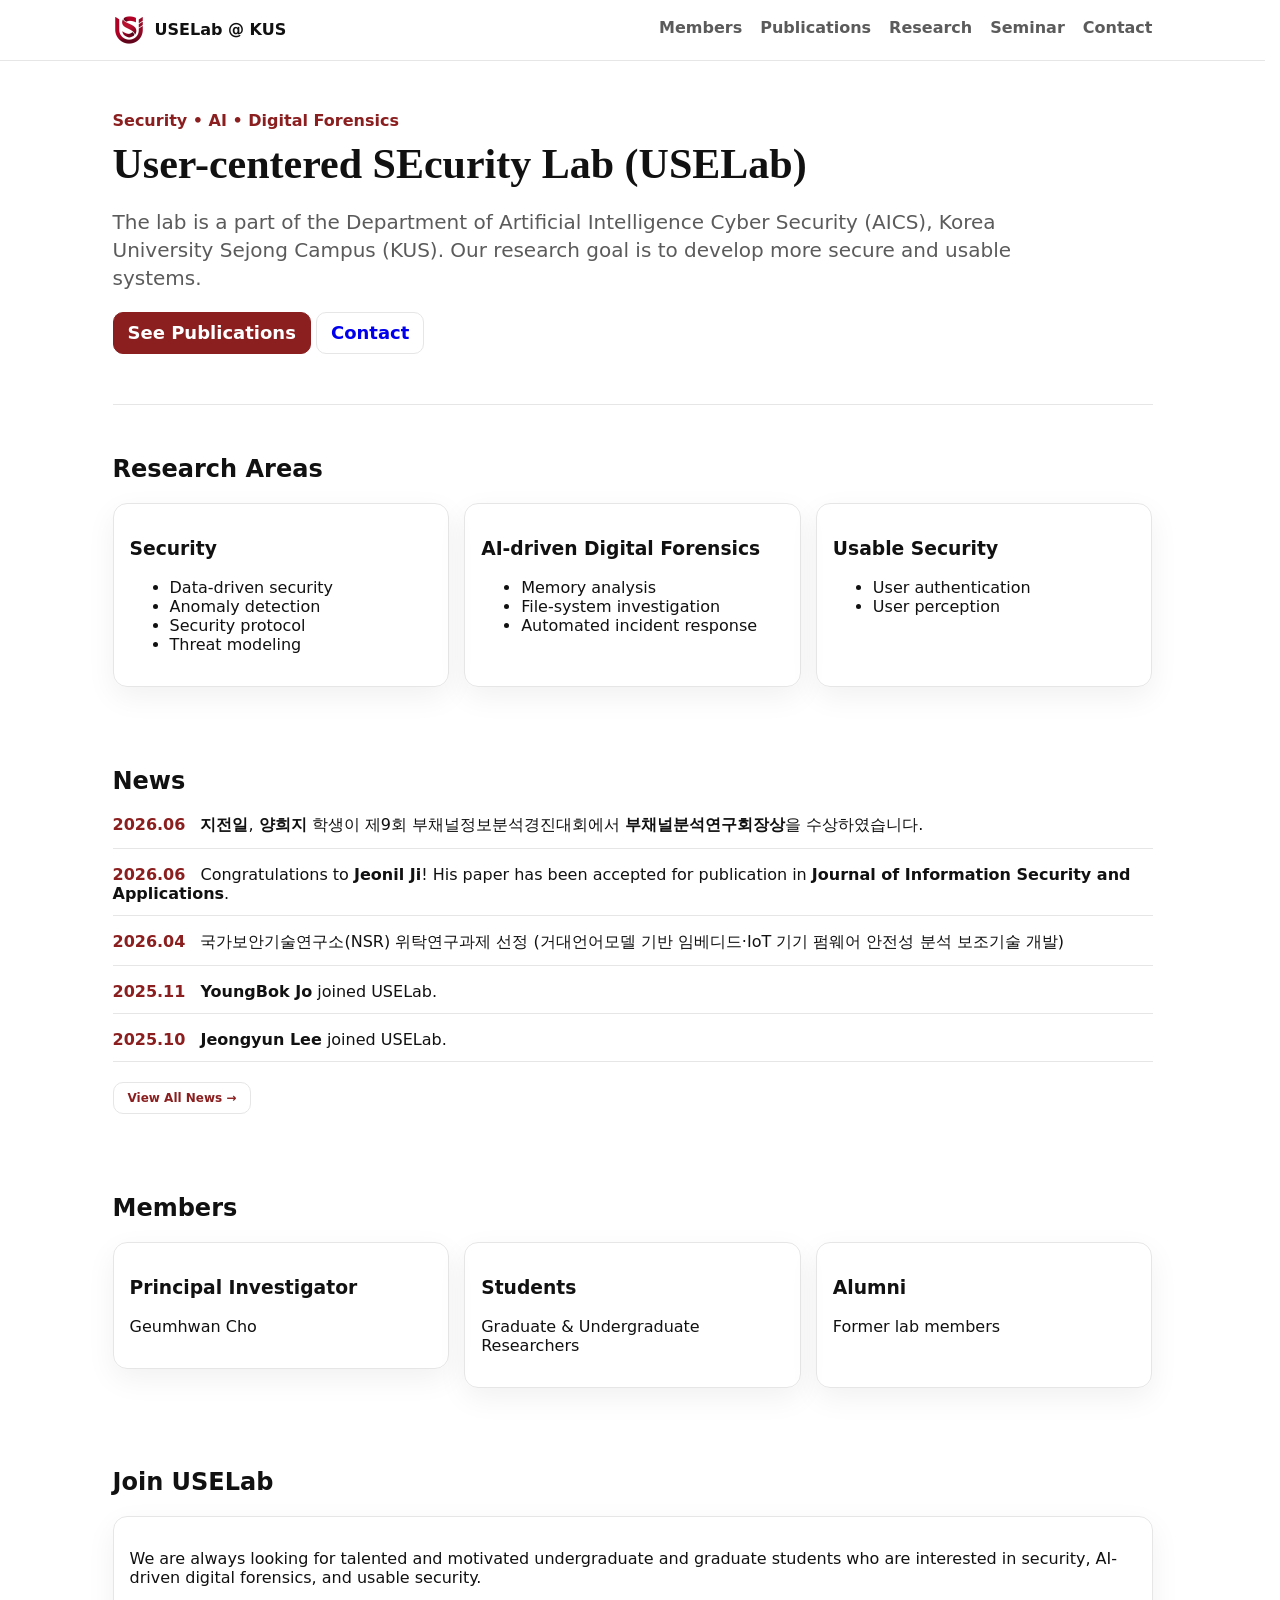
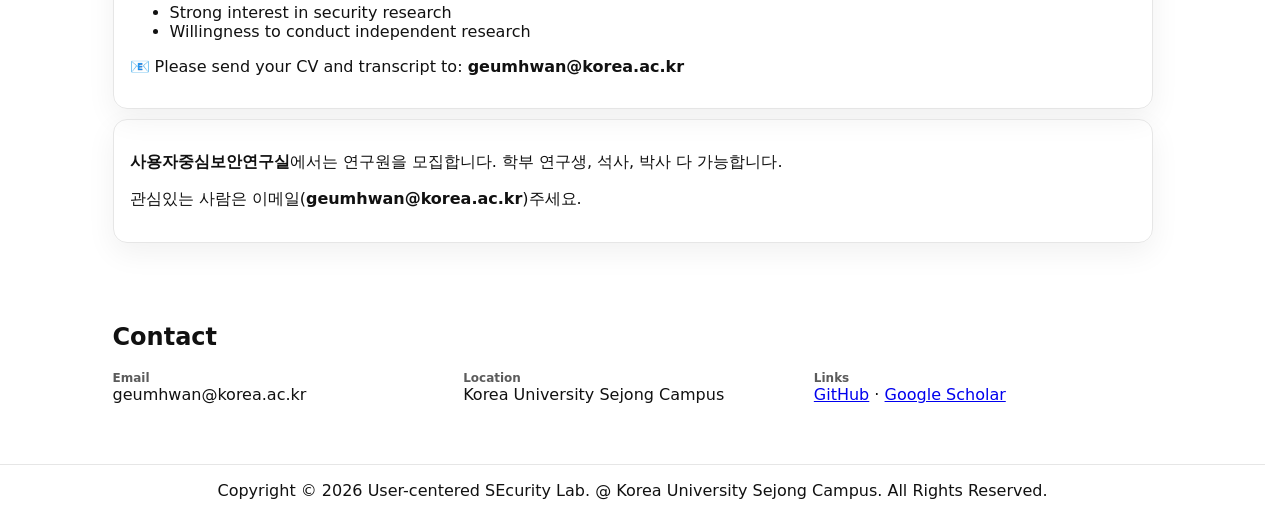
<file: index.html>
<!DOCTYPE html>
<html lang="en" data-theme="stanford">
<head>
  <meta charset="UTF-8" />
  <meta name="viewport" content="width=device-width, initial-scale=1"/>
  <title>USELab — Security Research Lab</title>
  <link rel="stylesheet" href="style.css" />
  <link rel="icon" href="assets/USE_logo_white.png" type="image/png" />
</head>
<body>

  <!-- HEADER -->
  <header class="site-header">
    <div class="container header-row">
      <a class="brand" href="index.html">
        <img src="assets/USE_logo_crimson.png" alt="USELab logo" class="brand-logo" />
        <span>USELab @ KUS</span>
      </a>

      <nav class="nav">
        <a href="members.html">Members</a>
        <a href="publications.html">Publications</a>
        <a href="research.html">Research</a>
        <a href="seminars.html">Seminar</a>
        <a href="contact.html">Contact</a>
      </nav>
    </div>
  </header>

  <main class="container">

    <!-- HERO -->
    <section class="hero">
      <div class="kicker">Security • AI • Digital Forensics</div>
      <h1>User-centered SEcurity Lab (USELab)</h1>
      <p class="lead">
        The lab is a part of the Department of Artificial Intelligence Cyber Security (AICS),
        Korea University Sejong Campus (KUS). Our research goal is to develop more secure and usable systems.
      </p>

      <div class="cta-row">
        <a class="btn primary" href="publications.html">See Publications</a>
        <!-- <a class="btn" href="#contact">Join / Contact</a> -->
        <!-- <a class="btn" href="join.html">Join</a> -->
        <a class="btn" href="contact.html">Contact</a>
      </div>
    </section>

    <!-- RESEARCH -->
    <section id="research" class="section">
      <h2>Research Areas</h2>

      <div class="grid">

        <div class="card">
          <h3>Security</h3>
          <!-- <p>
            Robust ML, adversarial defense, model behavior analysis,
            and secure deployment pipelines.
          </p> -->
          <ul style="margin-top: 12px;">
            <li>Data-driven security</li>
            <li>Anomaly detection</li>
            <li>Security protocol</li>
            <li>Threat modeling</li>
          </ul>
        </div>

        <div class="card">
          <h3>AI-driven Digital Forensics</h3>
          <!-- <p>
            Memory analysis, file-system investigation,
            and automated incident response.
          </p> -->
          <ul style="margin-top: 12px;">
            <li>Memory analysis</li>
            <li>File-system investigation</li>
            <li>Automated incident response</li>
          </ul>
        </div>

        <div class="card">
          <h3>Usable Security</h3>
          <!-- <p>
            Designing authentication systems and defenses that
            users can adopt and trust.
          </p> -->
          <ul style="margin-top: 12px;">
            <li>User authentication</li>
            <li>User perception</li>
          </ul>
        </div>

      </div>
    </section>

    <!-- <section id="publications" class="section"> 
      <h2>Selected Publications</h2> 
      
      <ul class="list"> 
        <li> <span class="tag">2025</span> Paper title — Venue</li> 
        <li><span class="tag">2024</span> Paper title — Venue</li> 
        <li><span class="tag">2023</span> Paper title — Venue</li>
      </ul> 
      <p class="muted">Tip: 나중에 Google Scholar 링크/DBLP 링크도 여기에 붙이면 “학술 사이트” 느낌 확 살아요.</p> 
    </section>     -->


    <!-- ======================
         NEWS
    ====================== -->
    <section class="section">
      <h2>News</h2>
    
      <ul class="news-list" id="latest-news"></ul>
    
      <div style="margin-top:20px;">
        <a class="btn-small" href="news.html">View All News →</a>
      </div>
    </section>
    
    <script src="news-data.js"></script>
    <script>
      const latestContainer = document.getElementById("latest-news");
    
      NEWS.slice(0, 5).forEach(item => {
        const li = document.createElement("li");
        li.innerHTML = `
          <span class="news-date">${item.date}</span>
          <span class="news-title">${item.title}</span>
        `;
        latestContainer.appendChild(li);
      });
    </script>


    
    <!-- MEMBERS -->
    <section id="members" class="section">
      <h2>Members</h2>

      <div class="grid">
        <a href="members/cho.html" class="member-card-link">
          <div class="card">
            <h3>Principal Investigator</h3>
            <p>Geumhwan Cho</p>
          </div>
        </a>

        <a href="members.html" class="member-card-link">
          <div class="card">
            <h3>Students</h3>
            <p>Graduate & Undergraduate Researchers</p>
          </div>
        </a>
        
        <div class="card">
          <h3>Alumni</h3>
          <p>Former lab members</p>
        </div>
      </div>
    </section>

    <!-- JOIN / RECRUITMENT -->
    <section id="join" class="section">
      <h2>Join USELab</h2>

      <div class="card" style="margin-top: 10px;">
        <p>
          We are always looking for talented and motivated undergraduate and graduate students
          who are interested in security, AI-driven digital forensics, and usable security.
        </p>

        <ul style="margin-top: 12px;">
          <li>Strong interest in security research</li>
          <li>Willingness to conduct independent research</li>
        </ul>

        <p style="margin-top: 14px;">
          📧 Please send your CV and transcript to:
          <strong>geumhwan@korea.ac.kr</strong>
        </p>
     
      </div>

      <div class="card" style="margin-top: 10px;">

        <p>
          <strong>사용자중심보안연구실</strong>에서는 연구원을 모집합니다. 학부 연구생, 석사, 박사 다 가능합니다.
        </p>
        <p>
          관심있는 사람은 이메일(<strong>geumhwan@korea.ac.kr</strong>)주세요.
        </p>
      
      </div>
  
    </section>

    
    <!-- CONTACT -->
    <section id="contact" class="section">
      <h2>Contact</h2>

      <div class="contact">
        <div>
          <div class="label">Email</div>
          <div>geumhwan@korea.ac.kr</div>
        </div>

        <div>
          <div class="label">Location</div>
          <div>Korea University Sejong Campus</div>
        </div>

        <div>
          <div class="label">Links</div>
          <div>
            <a href="https://github.com/uselab-kus/">GitHub</a> ·
            <a href="https://scholar.google.com/citations?user=rWU956cAAAAJ&hl=ko&oi=ao">Google Scholar</a>
          </div>
        </div>
      </div>
    </section>

  </main>

  <footer class="site-footer">
    <div class="container footer-row">
      <div style="width: 100%; text-align: center;">Copyright © <span id="y"></span> User-centered SEcurity Lab. @ Korea University Sejong Campus. All Rights Reserved.</div>
    </div>
  </footer>

  <script>
    document.getElementById("y").textContent = new Date().getFullYear();
  </script>

</body>
</html>
</file>
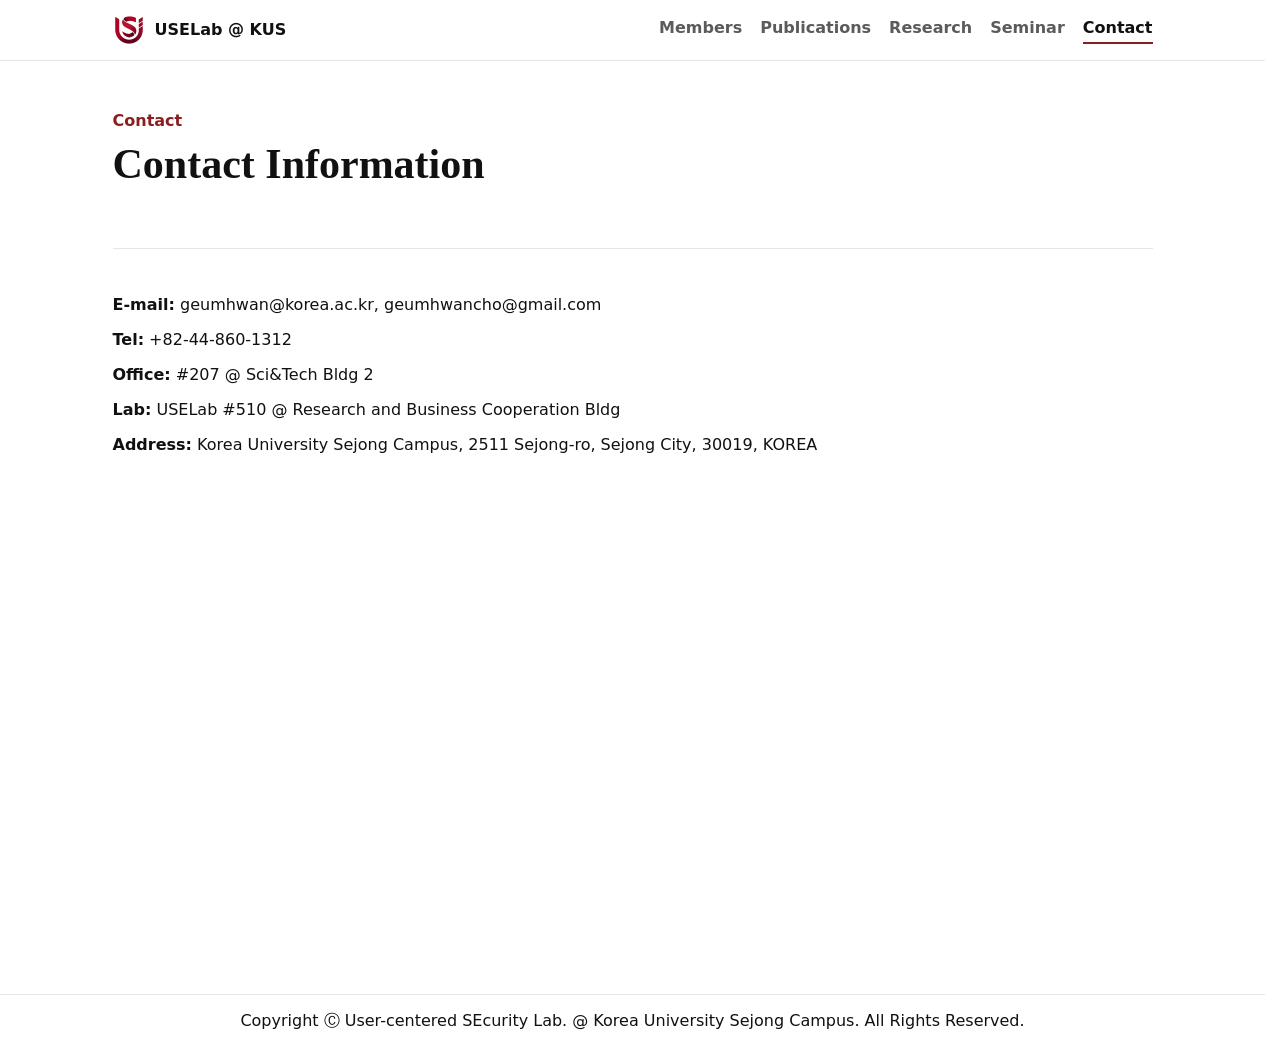
<file: contact.html>
<!DOCTYPE html>
<html lang="en" data-theme="stanford">
<head>
  <meta charset="UTF-8" />
  <meta name="viewport" content="width=device-width, initial-scale=1"/>
  <title>USELab — Contact</title>
  <link rel="stylesheet" href="style.css" />
</head>
<body>

<header class="site-header">
  <div class="container header-row">
    <a class="brand" href="index.html">
      <img src="assets/USE_logo_crimson.png" alt="USELab logo" class="brand-logo" />
      <span>USELab @ KUS</span>
    </a>

    <nav class="nav">
      <a href="members.html">Members</a>
      <a href="publications.html">Publications</a>
      <a href="research.html">Research</a>
      <a href="seminars.html">Seminar</a>
      <a href="contact.html" class="active">Contact</a>
    </nav>
  </div>
</header>

<main class="container">

  <section class="hero">
    <div class="kicker">Contact</div>
    <h1>Contact Information</h1>
  </section>

  <section class="section">
    <p><strong>E-mail:</strong> geumhwan@korea.ac.kr, geumhwancho@gmail.com</p>
    <p><strong>Tel:</strong> +82-44-860-1312</p>
    <p><strong>Office:</strong> #207 @ Sci&Tech Bldg 2</p>
    <p><strong>Lab:</strong> USELab #510 @ Research and Business Cooperation Bldg</p>
    <p><strong>Address:</strong> Korea University Sejong Campus,
      2511 Sejong-ro, Sejong City, 30019, KOREA
    </p>
  </section>

  <section class="section">
    <iframe
      src="https://www.google.com/maps?q=36.6109,127.2879&hl=en&z=16&output=embed"
      width="100%"
      height="400"
      style="border:0; border-radius: 12px;"
      allowfullscreen=""
      loading="lazy">
    </iframe>
  </section>

</main>

<footer class="site-footer">
  <div class="container footer-row">
    <div style="width: 100%; text-align: center;">Copyright Ⓒ User-centered SEcurity Lab. @ Korea University Sejong Campus. All Rights Reserved.</div>
  </div>
</footer>

<script>
  document.getElementById("y").textContent = new Date().getFullYear();
</script>

</body>
</html>
</file>
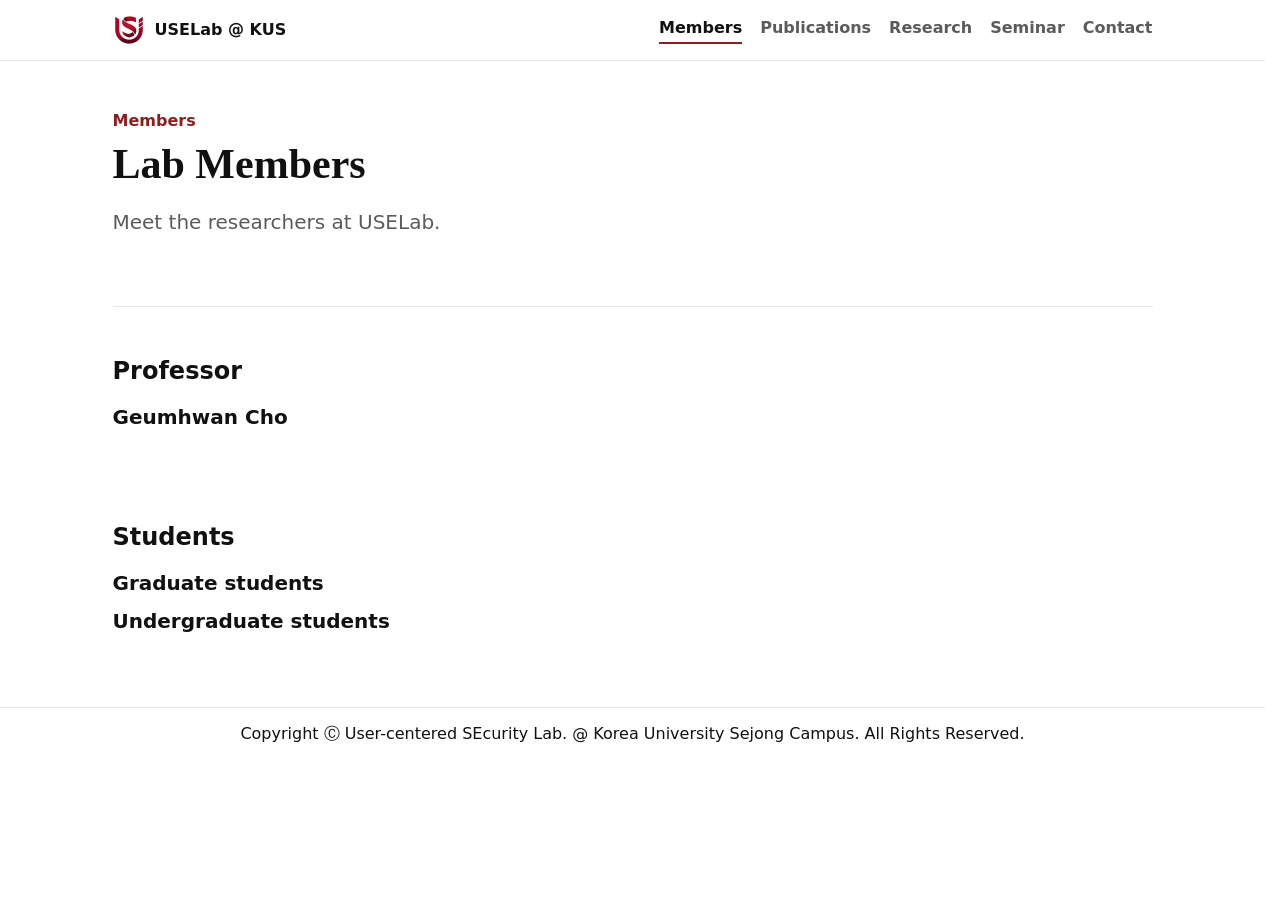
<file: members.html>
<!DOCTYPE html>
<html lang="en" data-theme="stanford">
<head>
  <meta charset="UTF-8">
  <meta name="viewport" content="width=device-width, initial-scale=1">
  <title>USELab — Members</title>
  <link rel="stylesheet" href="style.css">
</head>
<body>

<header class="site-header">
  <div class="container header-row">
    <a class="brand" href="index.html">
      <img src="assets/USE_logo_crimson.png" alt="USELab logo" class="brand-logo" />
      <span>USELab @ KUS</span>
    </a>
    <nav class="nav">
      <a class="active" href="members.html">Members</a>
      <a href="publications.html">Publications</a>
      <a href="research.html">Research</a>
      <a href="seminars.html">Seminar</a>
      <a href="contact.html">Contact</a>
    </nav>
  </div>
</header>

<main class="container">

<section class="hero">
  <div class="kicker">Members</div>
  <h1>Lab Members</h1>
  <p class="lead">
    Meet the researchers at USELab.
  </p>
</section>

<section class="section">
  <h2>Professor</h2>
  <ul class="member-list">
    <li><a href="members\cho.html">Geumhwan Cho</a></li>
  </ul>
</section>

<section class="section">
  <h2>Students</h2>
  <ul class="member-list">
    <li><a href="members\grad.html">Graduate students</a></li>
    <li><a href="members\undergrad.html">Undergraduate students</a></li>
  </ul>
</section>


</main>

<footer class="site-footer">
  <div class="container footer-row">
    <div style="width: 100%; text-align: center;">Copyright Ⓒ User-centered SEcurity Lab. @ Korea University Sejong Campus. All Rights Reserved.</div>
  </div>
</footer>


<script>
  document.getElementById("y").textContent = new Date().getFullYear();
</script>

</body>
</html>
</file>
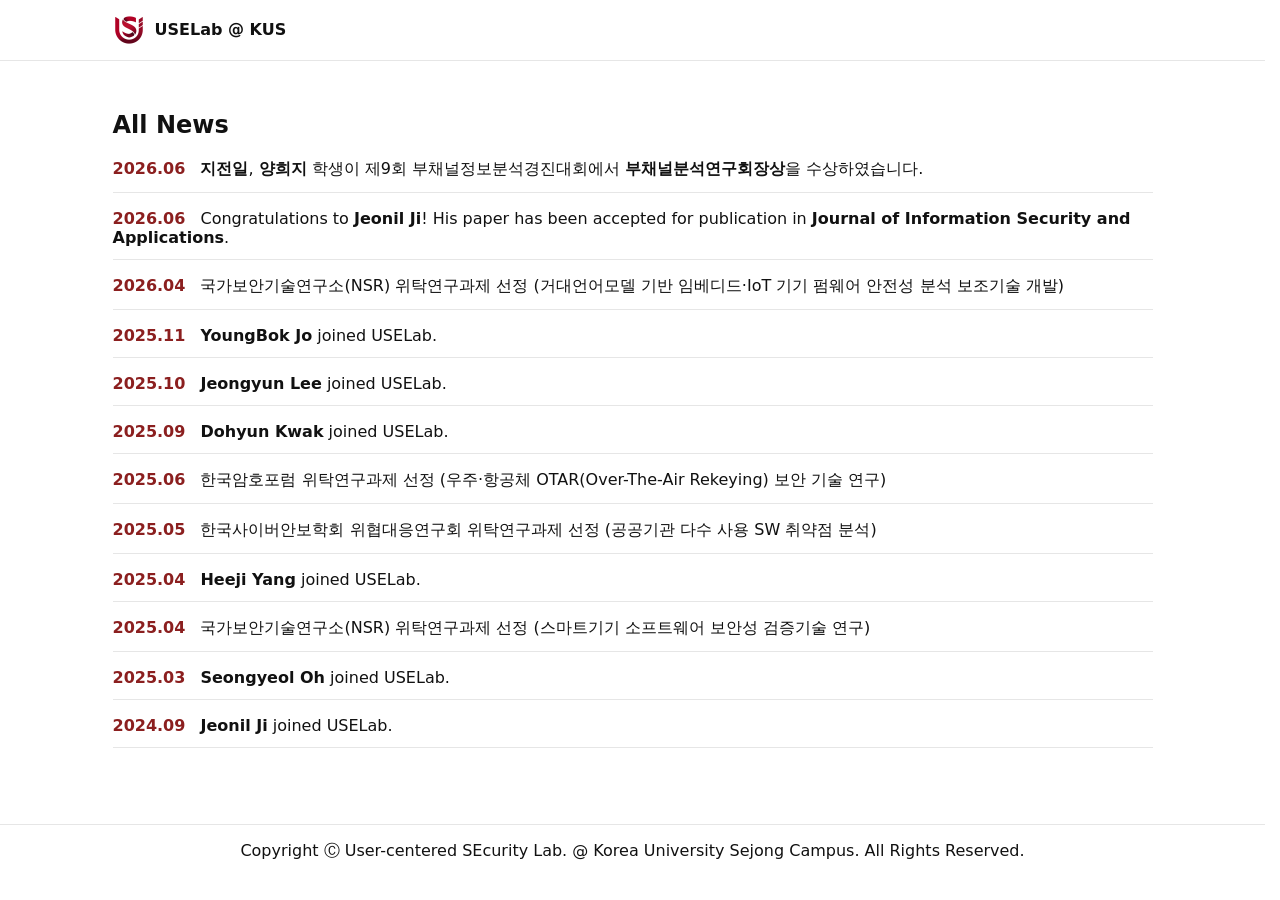
<file: news.html>
<!DOCTYPE html>
<html lang="en" data-theme="stanford">
<head>
  <meta charset="UTF-8">
  <meta name="viewport" content="width=device-width, initial-scale=1">
  <title>USELab — News</title>
  <link rel="stylesheet" href="style.css">
</head>
<body>

<header class="site-header">
  <div class="container header-row">
    <a class="brand" href="index.html">
      <img src="assets/USE_logo_crimson.png" alt="USELab logo" class="brand-logo" />
      <span>USELab @ KUS</span>
    </a>
  </div>
</header>

<main class="container">

<section class="section">
  <h2>All News</h2>

  <ul class="news-list" id="all-news"></ul>
</section>

</main>

<footer class="site-footer">
  <div class="container footer-row">
    <div style="width: 100%; text-align: center;">Copyright Ⓒ User-centered SEcurity Lab. @ Korea University Sejong Campus. All Rights Reserved.</div>
  </div>
</footer>

<script src="news-data.js"></script>
<script>
  const allContainer = document.getElementById("all-news");

  NEWS.forEach(item => {
    const li = document.createElement("li");
    li.innerHTML = `
      <span class="news-date">${item.date}</span>
      <span class="news-title">${item.title}</span>
    `;
    allContainer.appendChild(li);
  });

  document.getElementById("y").textContent = new Date().getFullYear();
</script>

</body>
</html>
</file>
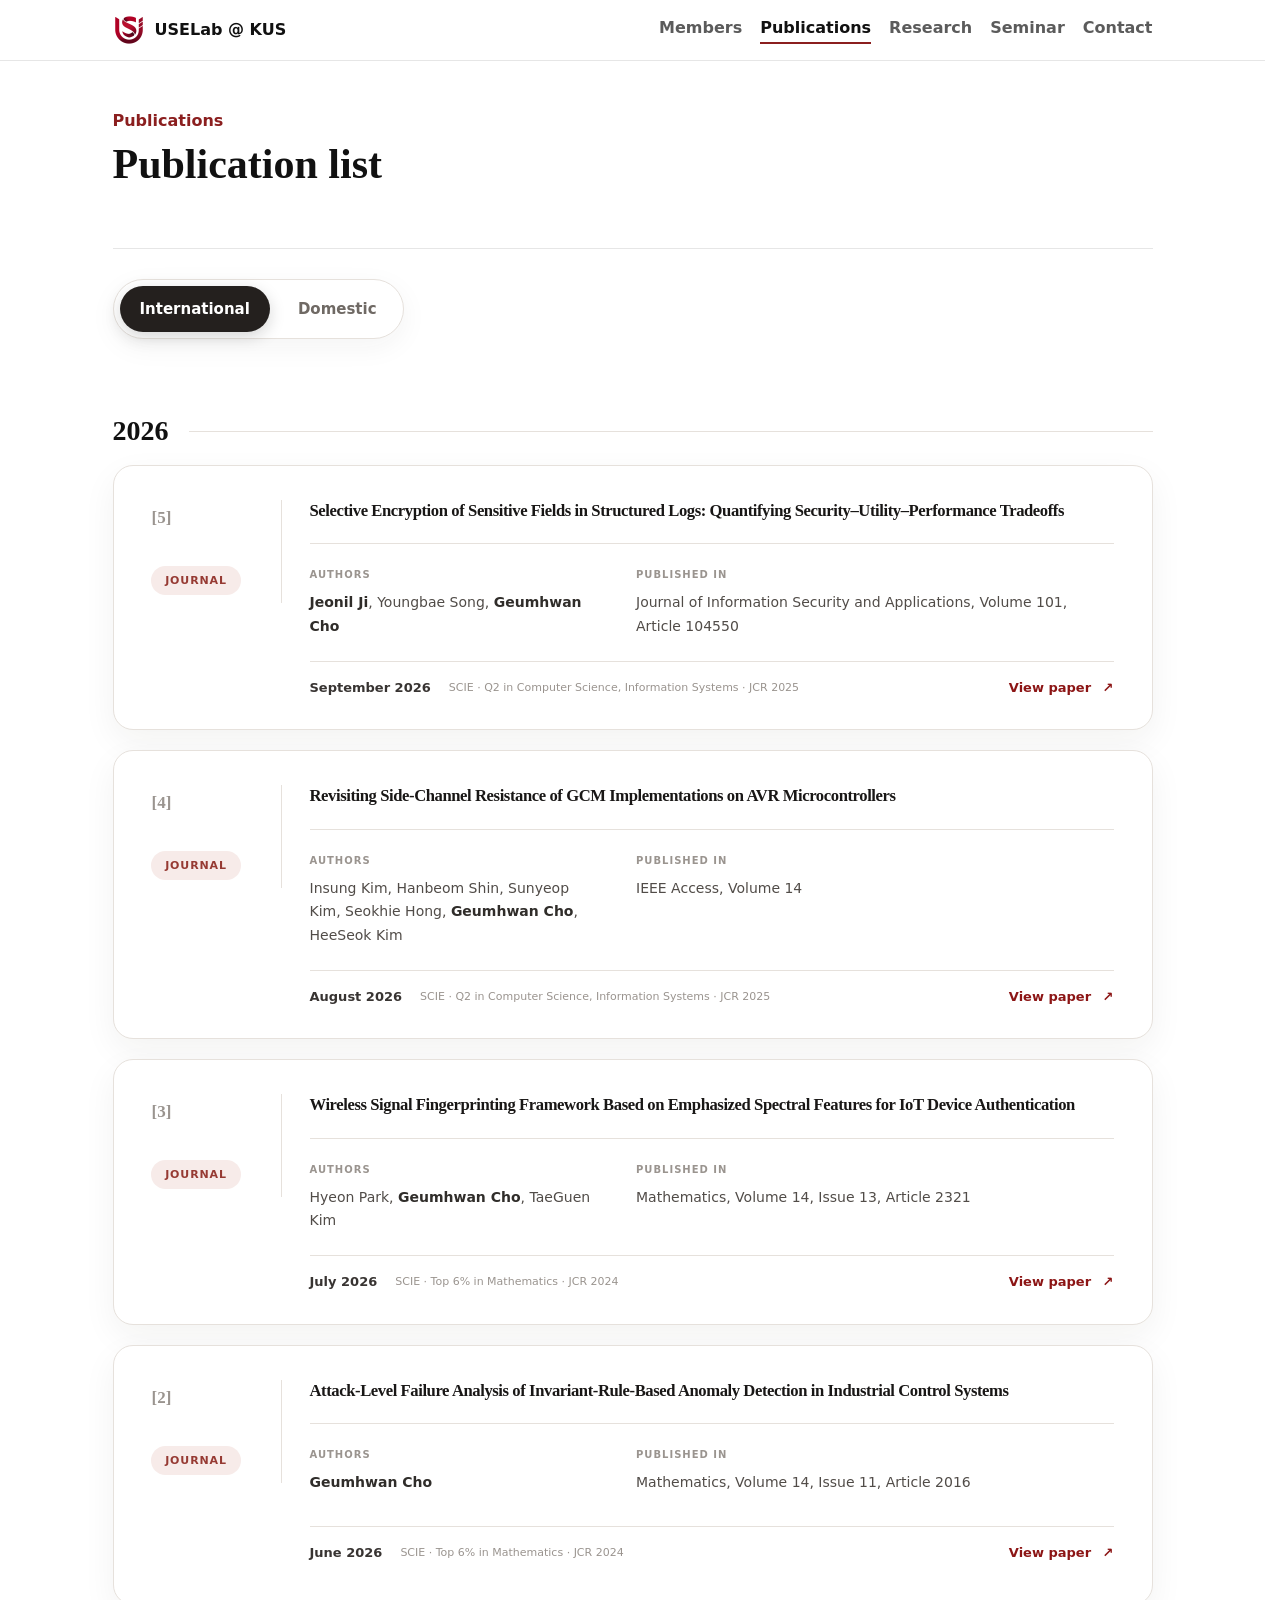
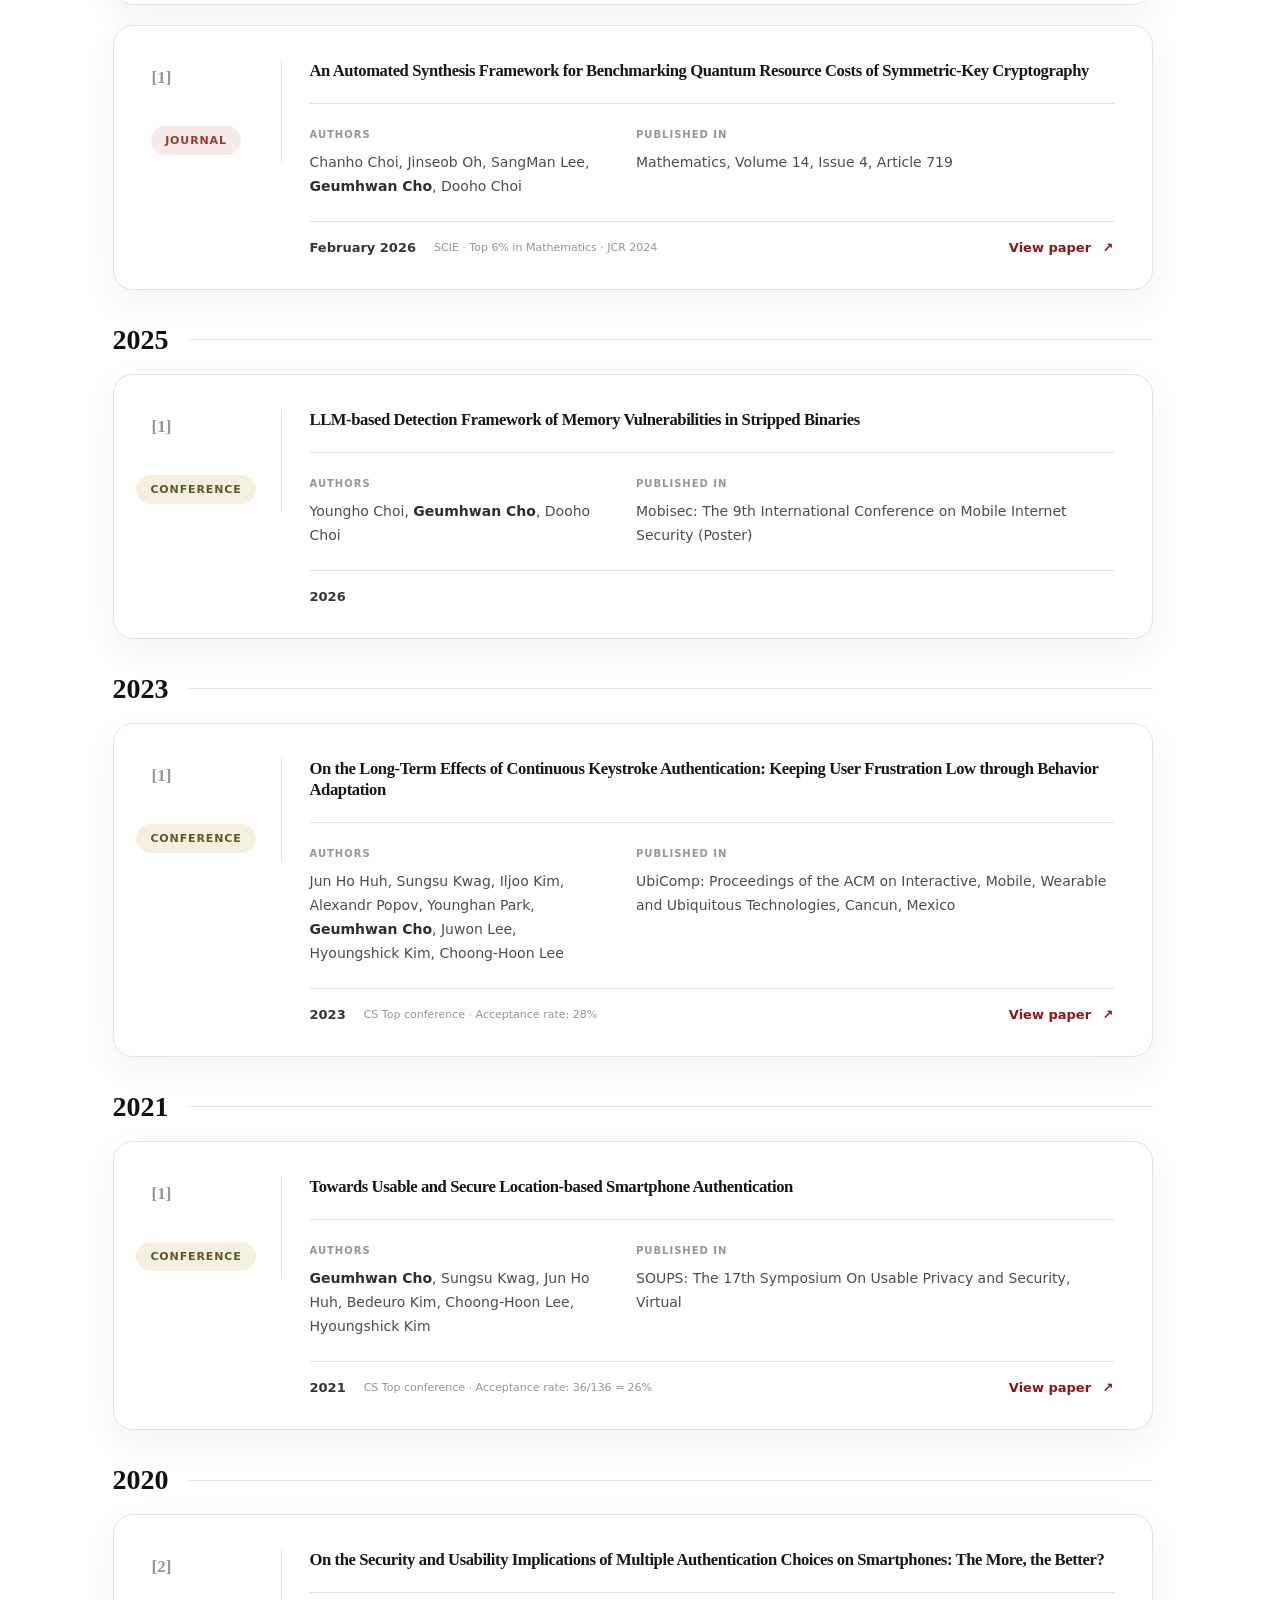
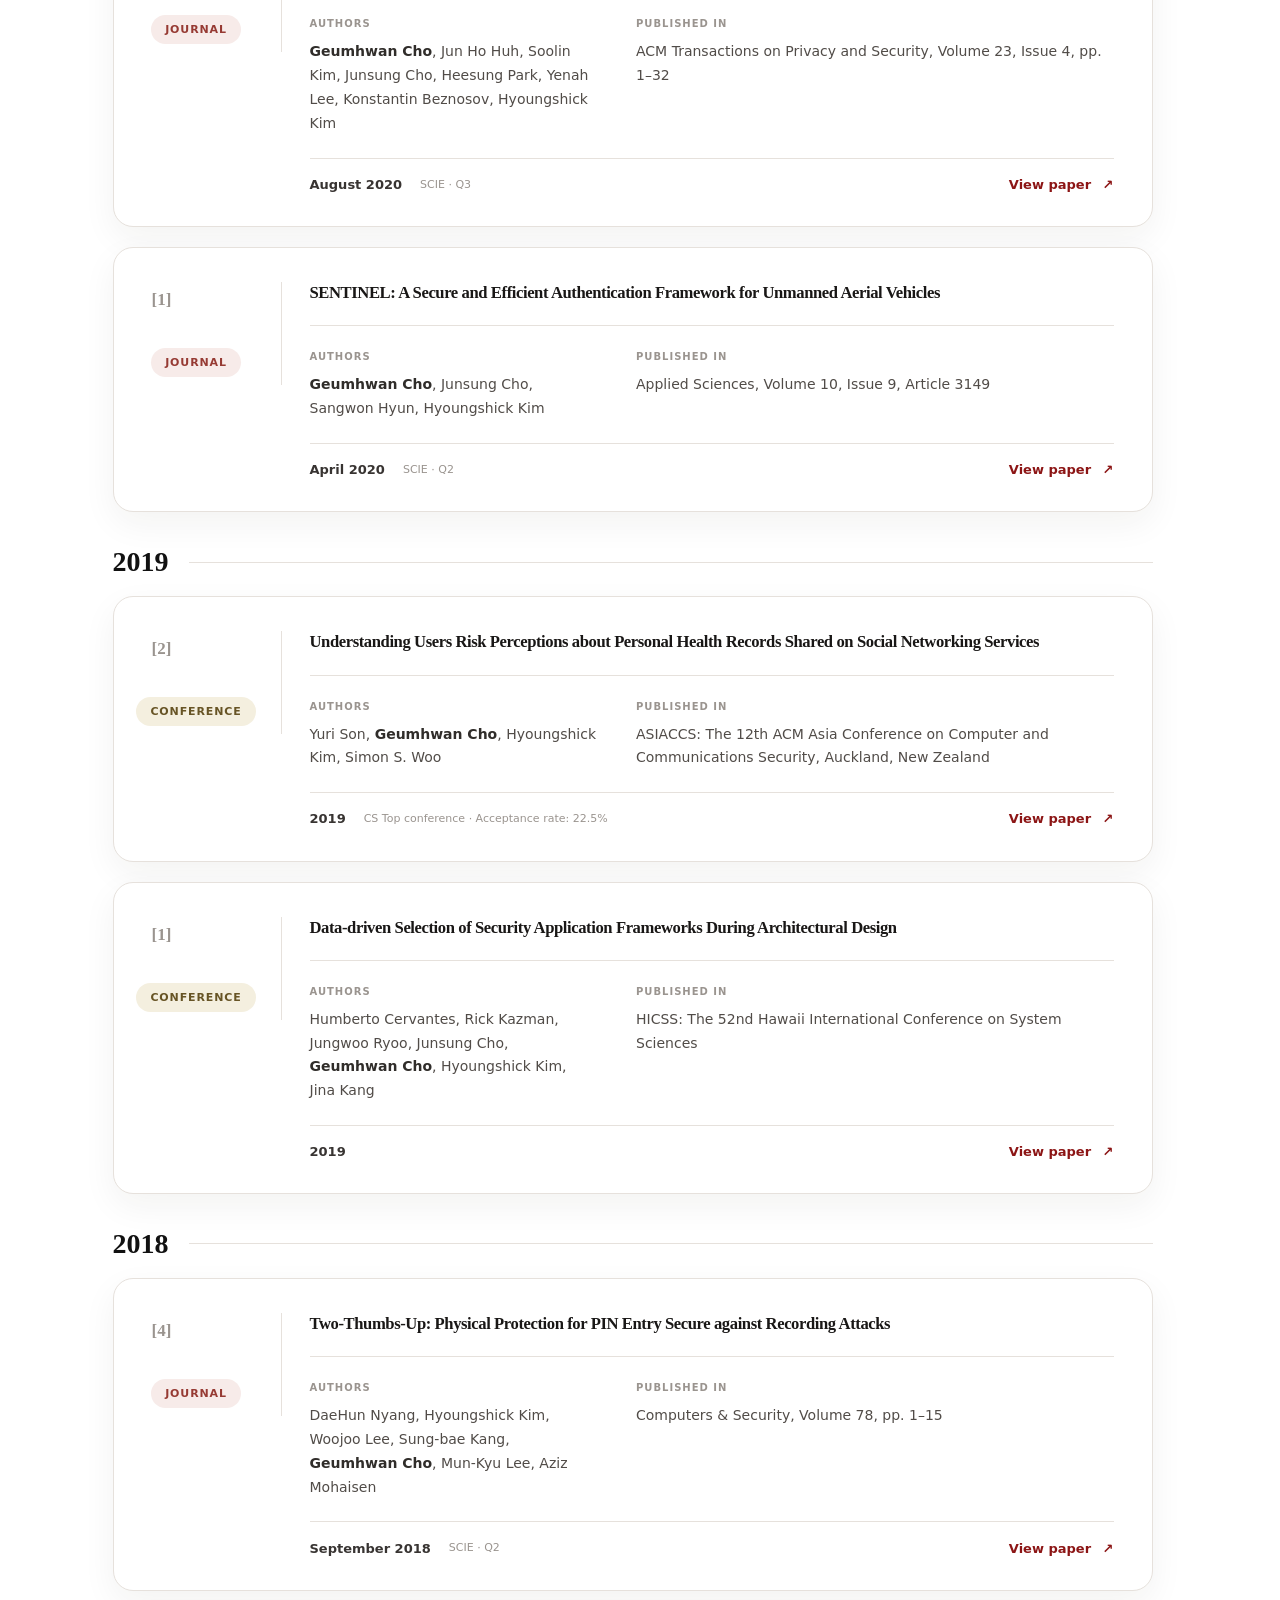
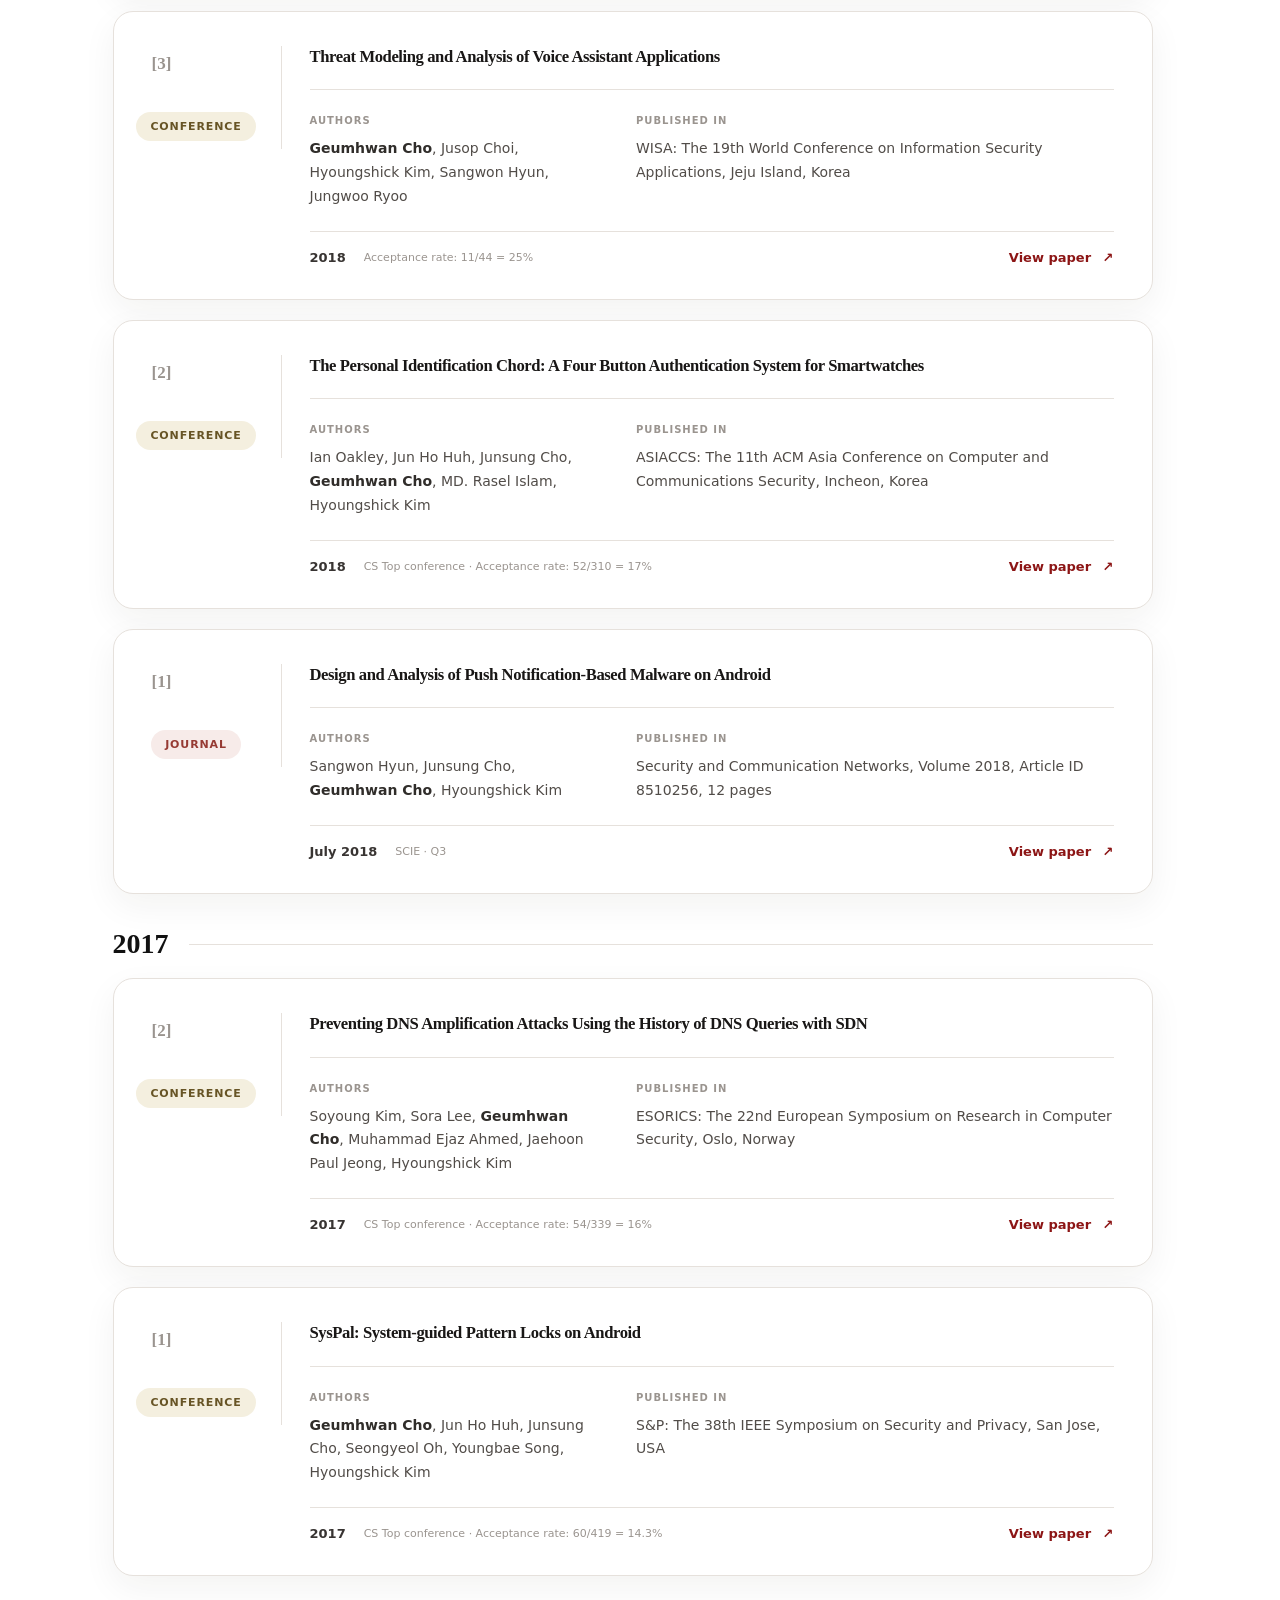
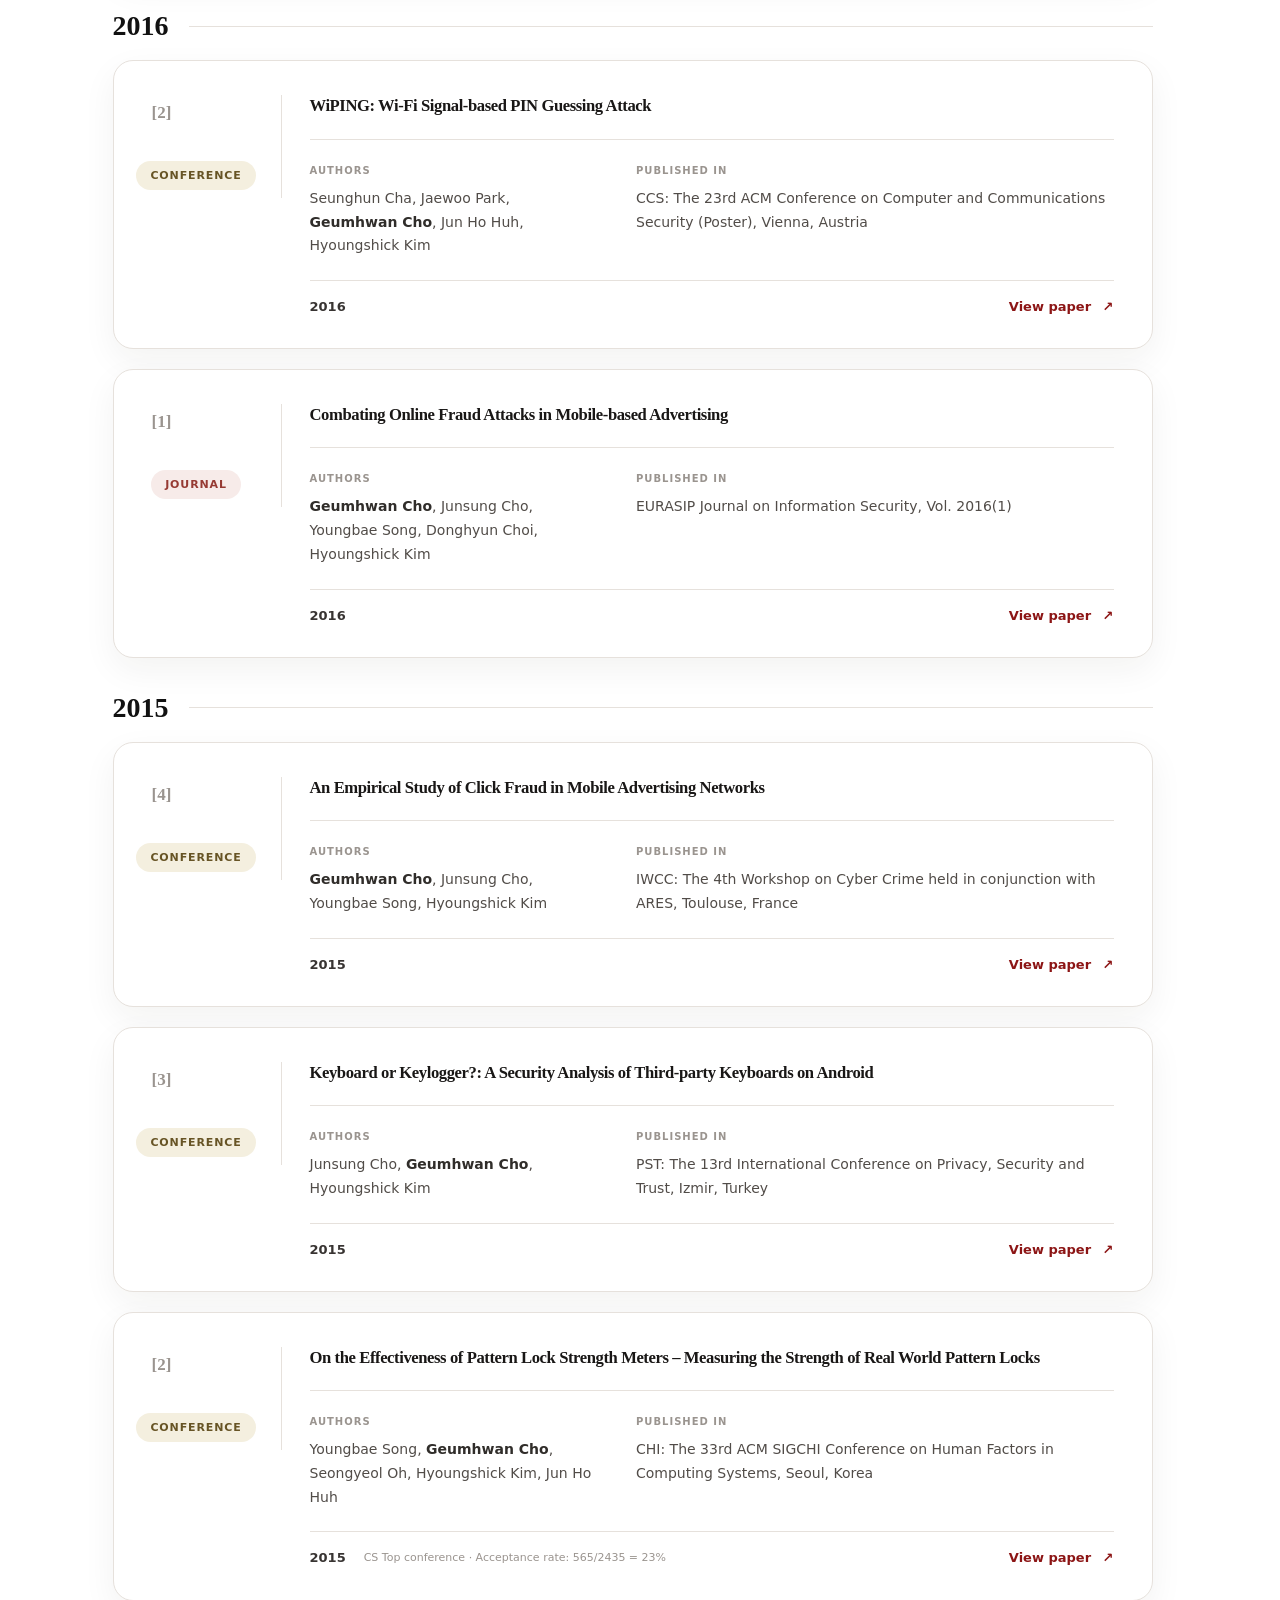
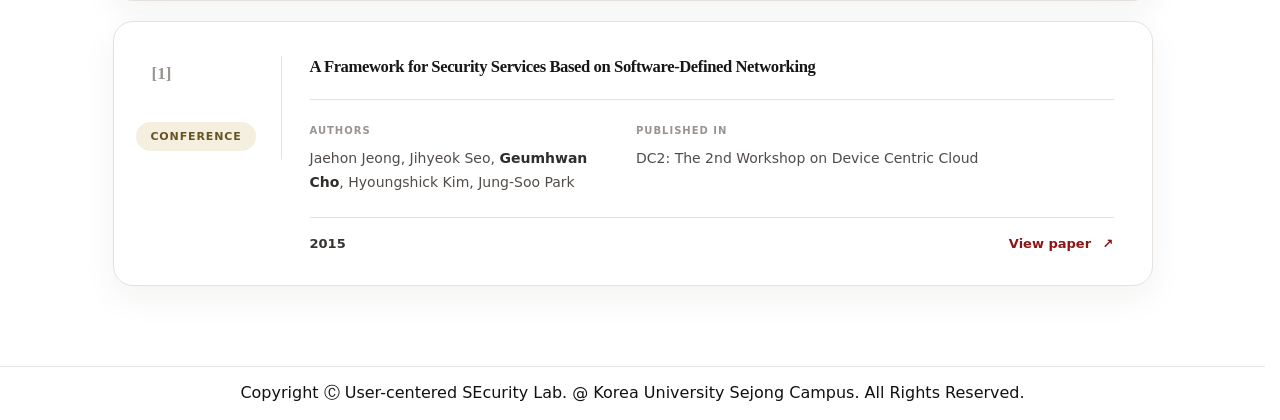
<file: publications.html>
<!DOCTYPE html>
<html lang="en" data-theme="stanford">
<head>
  <meta charset="UTF-8" />
  <meta name="viewport" content="width=device-width, initial-scale=1" />
  <title>USELab — Publications</title>
  <link rel="stylesheet" href="style.css" />

  <style>
    /* =========================================================
       PUBLICATION TABS
    ========================================================= */

    .pub-tabs {
      display: inline-flex;
      gap: 8px;
      margin: 0 0 42px;
      padding: 6px;
      border: 1px solid #e6e1dc;
      border-radius: 999px;
      background: #fff;
      box-shadow: 0 8px 28px rgba(42, 34, 31, 0.05);
    }

    .pub-tab {
      display: inline-flex;
      min-height: 46px;
      padding: 0 20px;
      align-items: center;
      border: 0;
      border-radius: 999px;
      color: #6f6964;
      background: transparent;
      font: inherit;
      font-size: 15px;
      font-weight: 700;
      cursor: pointer;
    }

    .pub-tab[aria-selected="true"] {
      color: #fff;
      background: #24201e;
      box-shadow: 0 5px 16px rgba(20, 18, 17, 0.17);
    }

    .pub-tab:focus-visible {
      outline: 2px solid #8c1515;
      outline-offset: 3px;
    }

    /* =========================================================
       YEAR
    ========================================================= */

    .pub-year {
      display: flex;
      margin: 34px 0 18px;
      align-items: center;
      gap: 20px;
    }

    .pub-year::after {
      content: "";
      height: 1px;
      flex: 1;
      background: #e6e1dc;
    }

    .pub-year[hidden] {
      display: none;
    }

    /* =========================================================
       PUBLICATION LIST / CARD
    ========================================================= */

    .pubs .pub-list {
      margin: 0 0 20px;
      padding: 0;
      list-style: none;
    }

    .pubs .pub-list > li {
      display: grid;
      min-height: 260px;
      padding: 34px 38px;

      grid-template-columns:
        minmax(130px, 8%)
        minmax(0, 1fr);

      grid-template-rows: auto auto;

      grid-template-areas:
        "meta content"
        "meta footer";

      column-gap: 28px;

      border: 1px solid #e6e1dc;
      border-radius: 20px;
      background: #fff;

      box-shadow: 0 12px 34px rgba(37, 28, 24, 0.055);

      transition:
        transform 0.2s ease,
        border-color 0.2s ease,
        box-shadow 0.2s ease;
    }

    .pubs .pub-list > li:hover {
      transform: translateY(-3px);
      border-color: #d8d0ca;
      box-shadow: 0 18px 42px rgba(37, 28, 24, 0.09);
    }

    .pubs .pub-list > li[hidden] {
      display: none;
    }

    /* =========================================================
       LEFT META
    ========================================================= */

    .pub-left {
      grid-area: meta;

      display: flex;
      width: 100%;
      box-sizing: border-box;

      margin: 0;
      padding: 8px 40px 8px 0;

      align-items: center;
      align-content: center;
      flex-direction: column;
      gap: 20px;

      border-right: 1px solid #e6e1dc;
    }

    .pub-no {
      align-self: flex-start;

      margin: 0 0 18px;

      color: #9a948f;

      font-family: Georgia, "Times New Roman", serif;
      font-size: 17px;
      font-weight: 700;
    }

    .pub-type {
      align-self: center;

      width: auto;
      height: auto;

      padding: 9px 14px;

      border-radius: 999px;

      color: #963a33;
      background: #f7ebe9;

      font-size: 11px;
      font-weight: 800;
      line-height: 1;
      letter-spacing: 0.08em;
      text-transform: uppercase;
    }

    .pub-type.is-conference {
      color: #675425;
      background: #f4efdf;
    }

    /* =========================================================
       RIGHT CONTENT
    ========================================================= */

    .pub-content {
      grid-area: content;

      display: flex;
      min-width: 0;

      flex-direction: column;
      justify-content: center;
    }

    .pub-card-title {
      margin: 0;
      padding: 0 0 22px;

      color: #191716;

      font-family: Georgia, "Times New Roman", serif;
      font-size: clamp(16px, 1.3vw, 20px);
      font-weight: 700;
      line-height: 1.28;
      letter-spacing: -0.025em;
    }

    .pub-card-details {
      display: grid;

      padding-top: 22px;

      grid-template-columns:
        minmax(210px, 0.75fr)
        minmax(300px, 1.25fr);

      gap: 40px;

      border-top: 1px solid #e6e1dc;

      color: #514c48;

      font-size: 14px;
      line-height: 1.7;
    }

    .pub-detail-label {
      display: block;

      margin-bottom: 8px;

      color: #9a948f;

      font-size: 10px;
      font-weight: 800;
      letter-spacing: 0.1em;
    }

    .pub-card-authors strong {
      color: #302d2a;
    }

    /* =========================================================
       CARD FOOTER
    ========================================================= */

    .pub-card-link {
      grid-area: footer;

      display: flex;
      min-width: 0;

      margin-top: 22px;
      padding-top: 18px;

      align-items: center;
      gap: 18px;

      border-top: 1px solid #e6e1dc;
    }

    .pub-card-date {
      color: #383432;

      font-size: 13px;
      font-weight: 800;

      white-space: nowrap;
    }

    .pub-card-note {
      color: #9a948f;

      font-size: 11px;
      line-height: 1.4;
    }

    .pub-link {
      display: inline;

      margin-left: auto;
      padding: 0;

      border: 0;

      color: #8c1515;

      text-decoration: none;
      white-space: nowrap;

      font-size: 13px;
      font-weight: 800;
    }

    .pub-link::after {
      content: "↗";
      margin-left: 7px;
    }

    .pub-link:hover {
      text-decoration: underline;
    }

    /* =========================================================
       MOBILE
    ========================================================= */

    @media (max-width: 760px) {
      .pub-tabs {
        display: flex;
      }

      .pub-tab {
        flex: 1;
        justify-content: center;
        padding: 0 14px;
      }

      .pubs .pub-list > li {
        display: block;
        min-height: 0;
        padding: 23px;
      }

      .pub-left {
        width: 100%;

        margin-bottom: 16px;
        padding: 0;

        align-items: center;
        flex-direction: row;

        border-right: 0;
      }

      .pub-no {
        margin: 0 auto 0 0;
      }

      .pub-type {
        align-self: auto;
      }

      .pub-card-title {
        font-size: 23px;
      }

      .pub-card-details {
        grid-template-columns: 1fr;
        gap: 18px;
      }

      .pub-card-link {
        margin-top: 20px;
        flex-wrap: wrap;
      }

      .pub-card-note {
        order: 3;
        width: 100%;
      }
    }
  </style>
</head>

<body>

  <!-- =========================================================
       HEADER
  ========================================================= -->

  <header class="site-header">
    <div class="container header-row">

      <a class="brand" href="index.html">
        <img
          src="assets/USE_logo_crimson.png"
          alt="USELab logo"
          class="brand-logo"
        />
        <span>USELab @ KUS</span>
      </a>

      <nav class="nav">
        <a href="members.html">Members</a>
        <a class="active" href="publications.html">Publications</a>
        <a href="research.html">Research</a>
        <a href="seminars.html">Seminar</a>
        <a href="contact.html">Contact</a>
      </nav>

    </div>
  </header>


  <main class="container">

    <!-- =========================================================
         HERO
    ========================================================= -->

    <section class="hero">
      <div class="kicker">Publications</div>
      <h1>Publication list</h1>
    </section>


    <!-- =========================================================
         PUBLICATIONS
    ========================================================= -->

    <section class="section pubs">

      <!-- FILTER -->

      <div
        class="pub-tabs"
        role="tablist"
        aria-label="Publication category"
      >

        <button
          class="pub-tab"
          type="button"
          role="tab"
          aria-selected="true"
          data-filter="INT"
        >
          International
        </button>

        <button
          class="pub-tab"
          type="button"
          role="tab"
          aria-selected="false"
          data-filter="DOM"
        >
          Domestic
        </button>

      </div>


      <!-- =====================================================
           2026
      ====================================================== -->

      <h2 class="pub-year">2026</h2>


      <!-- 2026 / INT / Journal -->

      <ul class="pub-list">
        <li data-region="INT">

          <div class="pub-left">
            <span class="pub-no"></span>
            <span class="pub-type">Journal</span>
          </div>

          <div class="pub-content">

            <h3 class="pub-card-title">
              Selective Encryption of Sensitive Fields in Structured Logs:
              Quantifying Security–Utility–Performance Tradeoffs
            </h3>

            <div class="pub-card-details">

              <div class="pub-card-authors">
                <span class="pub-detail-label">AUTHORS</span>
                <strong>Jeonil Ji</strong>,
                Youngbae Song,
                <strong>Geumhwan Cho</strong>
              </div>

              <div class="pub-card-published">
                <span class="pub-detail-label">PUBLISHED IN</span>
                Journal of Information Security and Applications,
                Volume 101, Article 104550
              </div>

            </div>

          </div>

          <div class="pub-card-link">

            <span class="pub-card-date">
              September 2026
            </span>

            <span class="pub-card-note">
              SCIE · Q2 in Computer Science, Information Systems · JCR 2025
            </span>

            <a
              class="pub-link"
              href="https://www.sciencedirect.com/science/article/pii/S2214212626001808?dgcid=coauthor"
              target="_blank"
              rel="noopener noreferrer"
            >
              View paper
            </a>

          </div>

        </li>
      </ul>


      <!-- 2026 / INT / Journal -->

      <ul class="pub-list">
        <li data-region="INT">

          <div class="pub-left">
            <span class="pub-no"></span>
            <span class="pub-type">Journal</span>
          </div>

          <div class="pub-content">

            <h3 class="pub-card-title">
              Revisiting Side-Channel Resistance of GCM Implementations on AVR Microcontrollers
            </h3>

            <div class="pub-card-details">

              <div class="pub-card-authors">
                <span class="pub-detail-label">AUTHORS</span>
                Insung Kim,
                Hanbeom Shin,
                Sunyeop Kim,
                Seokhie Hong,
                <strong>Geumhwan Cho</strong>,
                HeeSeok Kim
              </div>

              <div class="pub-card-published">
                <span class="pub-detail-label">PUBLISHED IN</span>
                IEEE Access,
                Volume 14
              </div>

            </div>

          </div>

          <div class="pub-card-link">

            <span class="pub-card-date">
              August 2026
            </span>

            <span class="pub-card-note">
              SCIE · Q2 in Computer Science, Information Systems · JCR 2025
            </span>

            <a
              class="pub-link"
              href="https://doi.org/10.1109/ACCESS.2026.3721886"
              target="_blank"
              rel="noopener noreferrer"
            >
              View paper
            </a>

          </div>

        </li>
      </ul>
              
  
      <!-- 2026 / INT / Journal -->

      <ul class="pub-list">
        <li data-region="INT">

          <div class="pub-left">
            <span class="pub-no"></span>
            <span class="pub-type">Journal</span>
          </div>

          <div class="pub-content">

            <h3 class="pub-card-title">
              Wireless Signal Fingerprinting Framework Based on Emphasized
              Spectral Features for IoT Device Authentication
            </h3>

            <div class="pub-card-details">

              <div class="pub-card-authors">
                <span class="pub-detail-label">AUTHORS</span>
                Hyeon Park,
                <strong>Geumhwan Cho</strong>,
                TaeGuen Kim
              </div>

              <div class="pub-card-published">
                <span class="pub-detail-label">PUBLISHED IN</span>
                Mathematics, Volume 14, Issue 13, Article 2321
              </div>

            </div>

          </div>

          <div class="pub-card-link">

            <span class="pub-card-date">
              July 2026
            </span>

            <span class="pub-card-note">
              SCIE · Top 6% in Mathematics · JCR 2024
            </span>

            <a
              class="pub-link"
              href="https://doi.org/10.3390/math14132321"
              target="_blank"
              rel="noopener noreferrer"
            >
              View paper
            </a>

          </div>

        </li>
      </ul>


      <!-- 2026 / INT / Journal -->

      <ul class="pub-list">
        <li data-region="INT">

          <div class="pub-left">
            <span class="pub-no"></span>
            <span class="pub-type">Journal</span>
          </div>

          <div class="pub-content">

            <h3 class="pub-card-title">
              Attack-Level Failure Analysis of Invariant-Rule-Based
              Anomaly Detection in Industrial Control Systems
            </h3>

            <div class="pub-card-details">

              <div class="pub-card-authors">
                <span class="pub-detail-label">AUTHORS</span>
                <strong>Geumhwan Cho</strong>
              </div>

              <div class="pub-card-published">
                <span class="pub-detail-label">PUBLISHED IN</span>
                Mathematics, Volume 14, Issue 11, Article 2016
              </div>

            </div>

          </div>

          <div class="pub-card-link">

            <span class="pub-card-date">
              June 2026
            </span>

            <span class="pub-card-note">
              SCIE · Top 6% in Mathematics · JCR 2024
            </span>

            <a
              class="pub-link"
              href="https://doi.org/10.3390/math14112016"
              target="_blank"
              rel="noopener noreferrer"
            >
              View paper
            </a>

          </div>

        </li>
      </ul>


      <!-- 2026 / DOM / Conference -->

      <ul class="pub-list">
        <li data-region="DOM">

          <div class="pub-left">
            <span class="pub-no"></span>
            <span class="pub-type is-conference">Conference</span>
          </div>

          <div class="pub-content">

            <h3 class="pub-card-title">
              CodeQL 기반 Python-C/C++ 확장 패키지 cross-language
              취약점 탐지 프레임워크
            </h3>

            <div class="pub-card-details">

              <div class="pub-card-authors">
                <span class="pub-detail-label">AUTHORS</span>
                <strong>지전일</strong>,
                <strong>양희지</strong>,
                <strong>조금환</strong>
              </div>

              <div class="pub-card-published">
                <span class="pub-detail-label">PUBLISHED IN</span>
                2026년 한국정보보호학회 하계학술대회 (CISC-S'26)
              </div>

            </div>

          </div>

          <div class="pub-card-link">
            <span class="pub-card-date">
              May 2026
            </span>
          </div>

        </li>
      </ul>


      <!-- 2026 / DOM / Journal -->

      <ul class="pub-list">
        <li data-region="DOM">

          <div class="pub-left">
            <span class="pub-no"></span>
            <span class="pub-type">Journal</span>
          </div>

          <div class="pub-content">

            <h3 class="pub-card-title">
              스트립 바이너리에서 보안 취약점 탐지를 위한 LLM 기반 프레임워크
            </h3>

            <div class="pub-card-details">

              <div class="pub-card-authors">
                <span class="pub-detail-label">AUTHORS</span>
                최영호,
                <strong>조금환</strong>,
                최두호
              </div>

              <div class="pub-card-published">
                <span class="pub-detail-label">PUBLISHED IN</span>
                Journal of The Korea Institute of Information Security &amp;
                Cryptology (한국정보보호학회논문지),
                Vol. 36, No. 1, pp. 127–138
              </div>

            </div>

          </div>

          <div class="pub-card-link">

            <span class="pub-card-date">
              February 2026
            </span>

            <a
              class="pub-link"
              href="https://www.kci.go.kr/kciportal/ci/sereArticleSearch/ciSereArtiView.kci?sereArticleSearchBean.artiId=ART003304302"
              target="_blank"
              rel="noopener noreferrer"
            >
              View paper
            </a>

          </div>

        </li>
      </ul>


      <!-- 2026 / INT / Journal -->

      <ul class="pub-list">
        <li data-region="INT">

          <div class="pub-left">
            <span class="pub-no"></span>
            <span class="pub-type">Journal</span>
          </div>

          <div class="pub-content">

            <h3 class="pub-card-title">
              An Automated Synthesis Framework for Benchmarking Quantum
              Resource Costs of Symmetric-Key Cryptography
            </h3>

            <div class="pub-card-details">

              <div class="pub-card-authors">
                <span class="pub-detail-label">AUTHORS</span>
                Chanho Choi,
                Jinseob Oh,
                SangMan Lee,
                <strong>Geumhwan Cho</strong>,
                Dooho Choi
              </div>

              <div class="pub-card-published">
                <span class="pub-detail-label">PUBLISHED IN</span>
                Mathematics, Volume 14, Issue 4, Article 719
              </div>

            </div>

          </div>

          <div class="pub-card-link">

            <span class="pub-card-date">
              February 2026
            </span>

            <span class="pub-card-note">
              SCIE · Top 6% in Mathematics · JCR 2024
            </span>

            <a
              class="pub-link"
              href="https://doi.org/10.3390/math14040719"
              target="_blank"
              rel="noopener noreferrer"
            >
              View paper
            </a>

          </div>

        </li>
      </ul>


      <!-- =====================================================
           2025
      ====================================================== -->

      <h2 class="pub-year">2025</h2>


      <!-- 2025 / INT / Conference -->

      <ul class="pub-list">
        <li data-region="INT">

          <div class="pub-left">
            <span class="pub-no"></span>
            <span class="pub-type is-conference">Conference</span>
          </div>

          <div class="pub-content">

            <h3 class="pub-card-title">
              LLM-based Detection Framework of Memory Vulnerabilities
              in Stripped Binaries
            </h3>

            <div class="pub-card-details">

              <div class="pub-card-authors">
                <span class="pub-detail-label">AUTHORS</span>
                Youngho Choi,
                <strong>Geumhwan Cho</strong>,
                Dooho Choi
              </div>

              <div class="pub-card-published">
                <span class="pub-detail-label">PUBLISHED IN</span>
                Mobisec: The 9th International Conference on Mobile
                Internet Security (Poster)
              </div>

            </div>

          </div>

          <div class="pub-card-link">
            <span class="pub-card-date">
              2026
            </span>
          </div>

        </li>
      </ul>


      <!-- 2025 / DOM / Journal -->

      <ul class="pub-list">
        <li data-region="DOM">

          <div class="pub-left">
            <span class="pub-no"></span>
            <span class="pub-type">Journal</span>
          </div>

          <div class="pub-content">

            <h3 class="pub-card-title">
              다크웹 CAPTCHA에 대한 CNN 기반 문자 인식 연구
            </h3>

            <div class="pub-card-details">

              <div class="pub-card-authors">
                <span class="pub-detail-label">AUTHORS</span>
                장예진,
                전주혁,
                한지훈,
                김다슬,
                박영진,
                류성욱,
                <strong>조금환</strong>,
                한미란
              </div>

              <div class="pub-card-published">
                <span class="pub-detail-label">PUBLISHED IN</span>
                Journal of The Korea Institute of Information Security &amp;
                Cryptology (한국정보보호학회논문지),
                Vol. 35, No. 6, pp. 1469–1480
              </div>

            </div>

          </div>

          <div class="pub-card-link">

            <span class="pub-card-date">
              December 2025
            </span>

            <a
              class="pub-link"
              href="https://www.kci.go.kr/kciportal/ci/sereArticleSearch/ciSereArtiView.kci?sereArticleSearchBean.artiId=ART003276320"
              target="_blank"
              rel="noopener noreferrer"
            >
              View paper
            </a>

          </div>

        </li>
      </ul>


      <!-- =====================================================
           2024
      ====================================================== -->

      <h2 class="pub-year">2024</h2>


      <!-- 2024 / DOM / Journal -->

      <ul class="pub-list">
        <li data-region="DOM">

          <div class="pub-left">
            <span class="pub-no"></span>
            <span class="pub-type">Journal</span>
          </div>

          <div class="pub-content">

            <h3 class="pub-card-title">
              생성형 AI 기반 난독화 기법 적용 자동화 프레임워크 설계
            </h3>

            <div class="pub-card-details">

              <div class="pub-card-authors">
                <span class="pub-detail-label">AUTHORS</span>
                한지훈,
                박승아,
                하준서,
                이창민,
                정경미,
                한미란,
                김준섭,
                <strong>조금환</strong>
              </div>

              <div class="pub-card-published">
                <span class="pub-detail-label">PUBLISHED IN</span>
                Journal of The Korea Society of Computer and Information
                (한국컴퓨터정보학회논문지),
                Vol. 30, No. 1, pp. 73–85
              </div>

            </div>

          </div>

          <div class="pub-card-link">

            <span class="pub-card-date">
              January 2025
            </span>

            <a
              class="pub-link"
              href="https://www.kci.go.kr/kciportal/ci/sereArticleSearch/ciSereArtiView.kci?sereArticleSearchBean.artiId=ART003169017"
              target="_blank"
              rel="noopener noreferrer"
            >
              View paper
            </a>

          </div>

        </li>
      </ul>


      <!-- =====================================================
           2023
      ====================================================== -->

      <h2 class="pub-year">2023</h2>


      <ul class="pub-list">
        <li data-region="INT">

          <div class="pub-left">
            <span class="pub-no"></span>
            <span class="pub-type is-conference">Conference</span>
          </div>

          <div class="pub-content">

            <h3 class="pub-card-title">
              On the Long-Term Effects of Continuous Keystroke Authentication:
              Keeping User Frustration Low through Behavior Adaptation
            </h3>

            <div class="pub-card-details">

              <div class="pub-card-authors">
                <span class="pub-detail-label">AUTHORS</span>
                Jun Ho Huh,
                Sungsu Kwag,
                Iljoo Kim,
                Alexandr Popov,
                Younghan Park,
                <strong>Geumhwan Cho</strong>,
                Juwon Lee,
                Hyoungshick Kim,
                Choong-Hoon Lee
              </div>

              <div class="pub-card-published">
                <span class="pub-detail-label">PUBLISHED IN</span>
                UbiComp: Proceedings of the ACM on Interactive,
                Mobile, Wearable and Ubiquitous Technologies,
                Cancun, Mexico
              </div>

            </div>

          </div>

          <div class="pub-card-link">

            <span class="pub-card-date">
              2023
            </span>

            <span class="pub-card-note">
              CS Top conference · Acceptance rate: 28%
            </span>

            <a
              class="pub-link"
              href="https://dl.acm.org/doi/10.1145/3596236"
              target="_blank"
              rel="noopener noreferrer"
            >
              View paper
            </a>

          </div>

        </li>
      </ul>


      <!-- =====================================================
           2021
      ====================================================== -->

      <h2 class="pub-year">2021</h2>


      <ul class="pub-list">
        <li data-region="INT">

          <div class="pub-left">
            <span class="pub-no"></span>
            <span class="pub-type is-conference">Conference</span>
          </div>

          <div class="pub-content">

            <h3 class="pub-card-title">
              Towards Usable and Secure Location-based Smartphone Authentication
            </h3>

            <div class="pub-card-details">

              <div class="pub-card-authors">
                <span class="pub-detail-label">AUTHORS</span>
                <strong>Geumhwan Cho</strong>,
                Sungsu Kwag,
                Jun Ho Huh,
                Bedeuro Kim,
                Choong-Hoon Lee,
                Hyoungshick Kim
              </div>

              <div class="pub-card-published">
                <span class="pub-detail-label">PUBLISHED IN</span>
                SOUPS: The 17th Symposium On Usable Privacy and Security,
                Virtual
              </div>

            </div>

          </div>

          <div class="pub-card-link">

            <span class="pub-card-date">
              2021
            </span>

            <span class="pub-card-note">
              CS Top conference · Acceptance rate: 36/136 = 26%
            </span>

            <a
              class="pub-link"
              href="https://www.usenix.org/system/files/soups2021-cho.pdf"
              target="_blank"
              rel="noopener noreferrer"
            >
              View paper
            </a>

          </div>

        </li>
      </ul>


      <!-- =====================================================
           2020
      ====================================================== -->

      <h2 class="pub-year">2020</h2>


      <ul class="pub-list">
        <li data-region="INT">

          <div class="pub-left">
            <span class="pub-no"></span>
            <span class="pub-type">Journal</span>
          </div>

          <div class="pub-content">

            <h3 class="pub-card-title">
              On the Security and Usability Implications of Multiple
              Authentication Choices on Smartphones: The More, the Better?
            </h3>

            <div class="pub-card-details">

              <div class="pub-card-authors">
                <span class="pub-detail-label">AUTHORS</span>
                <strong>Geumhwan Cho</strong>,
                Jun Ho Huh,
                Soolin Kim,
                Junsung Cho,
                Heesung Park,
                Yenah Lee,
                Konstantin Beznosov,
                Hyoungshick Kim
              </div>

              <div class="pub-card-published">
                <span class="pub-detail-label">PUBLISHED IN</span>
                ACM Transactions on Privacy and Security,
                Volume 23, Issue 4, pp. 1–32
              </div>

            </div>

          </div>

          <div class="pub-card-link">

            <span class="pub-card-date">
              August 2020
            </span>

            <span class="pub-card-note">
              SCIE · Q3
            </span>

            <a
              class="pub-link"
              href="https://dl.acm.org/doi/10.1145/3410155"
              target="_blank"
              rel="noopener noreferrer"
            >
              View paper
            </a>

          </div>

        </li>
      </ul>


      <ul class="pub-list">
        <li data-region="INT">

          <div class="pub-left">
            <span class="pub-no"></span>
            <span class="pub-type">Journal</span>
          </div>

          <div class="pub-content">

            <h3 class="pub-card-title">
              SENTINEL: A Secure and Efficient Authentication Framework
              for Unmanned Aerial Vehicles
            </h3>

            <div class="pub-card-details">

              <div class="pub-card-authors">
                <span class="pub-detail-label">AUTHORS</span>
                <strong>Geumhwan Cho</strong>,
                Junsung Cho,
                Sangwon Hyun,
                Hyoungshick Kim
              </div>

              <div class="pub-card-published">
                <span class="pub-detail-label">PUBLISHED IN</span>
                Applied Sciences,
                Volume 10, Issue 9, Article 3149
              </div>

            </div>

          </div>

          <div class="pub-card-link">

            <span class="pub-card-date">
              April 2020
            </span>

            <span class="pub-card-note">
              SCIE · Q2
            </span>

            <a
              class="pub-link"
              href="https://www.mdpi.com/2076-3417/10/9/3149"
              target="_blank"
              rel="noopener noreferrer"
            >
              View paper
            </a>

          </div>

        </li>
      </ul>


      <!-- =====================================================
           2019
      ====================================================== -->

      <h2 class="pub-year">2019</h2>


      <ul class="pub-list">
        <li data-region="INT">

          <div class="pub-left">
            <span class="pub-no"></span>
            <span class="pub-type is-conference">Conference</span>
          </div>

          <div class="pub-content">

            <h3 class="pub-card-title">
              Understanding Users Risk Perceptions about Personal Health
              Records Shared on Social Networking Services
            </h3>

            <div class="pub-card-details">

              <div class="pub-card-authors">
                <span class="pub-detail-label">AUTHORS</span>
                Yuri Son,
                <strong>Geumhwan Cho</strong>,
                Hyoungshick Kim,
                Simon S. Woo
              </div>

              <div class="pub-card-published">
                <span class="pub-detail-label">PUBLISHED IN</span>
                ASIACCS: The 12th ACM Asia Conference on Computer
                and Communications Security,
                Auckland, New Zealand
              </div>

            </div>

          </div>

          <div class="pub-card-link">

            <span class="pub-card-date">
              2019
            </span>

            <span class="pub-card-note">
              CS Top conference · Acceptance rate: 22.5%
            </span>

            <a
              class="pub-link"
              href="https://dl.acm.org/doi/10.1145/3321705.3329838"
              target="_blank"
              rel="noopener noreferrer"
            >
              View paper
            </a>

          </div>

        </li>
      </ul>


      <ul class="pub-list">
        <li data-region="INT">

          <div class="pub-left">
            <span class="pub-no"></span>
            <span class="pub-type is-conference">Conference</span>
          </div>

          <div class="pub-content">

            <h3 class="pub-card-title">
              Data-driven Selection of Security Application Frameworks
              During Architectural Design
            </h3>

            <div class="pub-card-details">

              <div class="pub-card-authors">
                <span class="pub-detail-label">AUTHORS</span>
                Humberto Cervantes,
                Rick Kazman,
                Jungwoo Ryoo,
                Junsung Cho,
                <strong>Geumhwan Cho</strong>,
                Hyoungshick Kim,
                Jina Kang
              </div>

              <div class="pub-card-published">
                <span class="pub-detail-label">PUBLISHED IN</span>
                HICSS: The 52nd Hawaii International Conference
                on System Sciences
              </div>

            </div>

          </div>

          <div class="pub-card-link">

            <span class="pub-card-date">
              2019
            </span>

            <a
              class="pub-link"
              href="https://doi.org/10.24251/HICSS.2019.880"
              target="_blank"
              rel="noopener noreferrer"
            >
              View paper
            </a>

          </div>

        </li>
      </ul>


      <!-- =====================================================
           2018
      ====================================================== -->

      <h2 class="pub-year">2018</h2>


      <ul class="pub-list">
        <li data-region="INT">

          <div class="pub-left">
            <span class="pub-no"></span>
            <span class="pub-type">Journal</span>
          </div>

          <div class="pub-content">

            <h3 class="pub-card-title">
              Two-Thumbs-Up: Physical Protection for PIN Entry Secure
              against Recording Attacks
            </h3>

            <div class="pub-card-details">

              <div class="pub-card-authors">
                <span class="pub-detail-label">AUTHORS</span>
                DaeHun Nyang,
                Hyoungshick Kim,
                Woojoo Lee,
                Sung-bae Kang,
                <strong>Geumhwan Cho</strong>,
                Mun-Kyu Lee,
                Aziz Mohaisen
              </div>

              <div class="pub-card-published">
                <span class="pub-detail-label">PUBLISHED IN</span>
                Computers &amp; Security,
                Volume 78, pp. 1–15
              </div>

            </div>

          </div>

          <div class="pub-card-link">

            <span class="pub-card-date">
              September 2018
            </span>

            <span class="pub-card-note">
              SCIE · Q2
            </span>

            <a
              class="pub-link"
              href="https://doi.org/10.1016/j.cose.2018.05.012"
              target="_blank"
              rel="noopener noreferrer"
            >
              View paper
            </a>

          </div>

        </li>
      </ul>


      <ul class="pub-list">
        <li data-region="INT">

          <div class="pub-left">
            <span class="pub-no"></span>
            <span class="pub-type is-conference">Conference</span>
          </div>

          <div class="pub-content">

            <h3 class="pub-card-title">
              Threat Modeling and Analysis of Voice Assistant Applications
            </h3>

            <div class="pub-card-details">

              <div class="pub-card-authors">
                <span class="pub-detail-label">AUTHORS</span>
                <strong>Geumhwan Cho</strong>,
                Jusop Choi,
                Hyoungshick Kim,
                Sangwon Hyun,
                Jungwoo Ryoo
              </div>

              <div class="pub-card-published">
                <span class="pub-detail-label">PUBLISHED IN</span>
                WISA: The 19th World Conference on Information
                Security Applications,
                Jeju Island, Korea
              </div>

            </div>

          </div>

          <div class="pub-card-link">

            <span class="pub-card-date">
              2018
            </span>

            <span class="pub-card-note">
              Acceptance rate: 11/44 = 25%
            </span>

            <a
              class="pub-link"
              href="https://link.springer.com/chapter/10.1007/978-3-030-17982-3_16"
              target="_blank"
              rel="noopener noreferrer"
            >
              View paper
            </a>

          </div>

        </li>
      </ul>


      <ul class="pub-list">
        <li data-region="INT">

          <div class="pub-left">
            <span class="pub-no"></span>
            <span class="pub-type is-conference">Conference</span>
          </div>

          <div class="pub-content">

            <h3 class="pub-card-title">
              The Personal Identification Chord:
              A Four Button Authentication System for Smartwatches
            </h3>

            <div class="pub-card-details">

              <div class="pub-card-authors">
                <span class="pub-detail-label">AUTHORS</span>
                Ian Oakley,
                Jun Ho Huh,
                Junsung Cho,
                <strong>Geumhwan Cho</strong>,
                MD. Rasel Islam,
                Hyoungshick Kim
              </div>

              <div class="pub-card-published">
                <span class="pub-detail-label">PUBLISHED IN</span>
                ASIACCS: The 11th ACM Asia Conference on Computer
                and Communications Security,
                Incheon, Korea
              </div>

            </div>

          </div>

          <div class="pub-card-link">

            <span class="pub-card-date">
              2018
            </span>

            <span class="pub-card-note">
              CS Top conference · Acceptance rate: 52/310 = 17%
            </span>

            <a
              class="pub-link"
              href="https://dl.acm.org/doi/abs/10.1145/3196494.3196555"
              target="_blank"
              rel="noopener noreferrer"
            >
              View paper
            </a>

          </div>

        </li>
      </ul>


      <ul class="pub-list">
        <li data-region="INT">

          <div class="pub-left">
            <span class="pub-no"></span>
            <span class="pub-type">Journal</span>
          </div>

          <div class="pub-content">

            <h3 class="pub-card-title">
              Design and Analysis of Push Notification-Based Malware on Android
            </h3>

            <div class="pub-card-details">

              <div class="pub-card-authors">
                <span class="pub-detail-label">AUTHORS</span>
                Sangwon Hyun,
                Junsung Cho,
                <strong>Geumhwan Cho</strong>,
                Hyoungshick Kim
              </div>

              <div class="pub-card-published">
                <span class="pub-detail-label">PUBLISHED IN</span>
                Security and Communication Networks,
                Volume 2018,
                Article ID 8510256,
                12 pages
              </div>

            </div>

          </div>

          <div class="pub-card-link">

            <span class="pub-card-date">
              July 2018
            </span>

            <span class="pub-card-note">
              SCIE · Q3
            </span>

            <a
              class="pub-link"
              href="https://doi.org/10.1155/2018/8510256"
              target="_blank"
              rel="noopener noreferrer"
            >
              View paper
            </a>

          </div>

        </li>
      </ul>


      <!-- =====================================================
           2017
      ====================================================== -->

      <h2 class="pub-year">2017</h2>


      <ul class="pub-list">
        <li data-region="INT">

          <div class="pub-left">
            <span class="pub-no"></span>
            <span class="pub-type is-conference">Conference</span>
          </div>

          <div class="pub-content">

            <h3 class="pub-card-title">
              Preventing DNS Amplification Attacks Using the History
              of DNS Queries with SDN
            </h3>

            <div class="pub-card-details">

              <div class="pub-card-authors">
                <span class="pub-detail-label">AUTHORS</span>
                Soyoung Kim,
                Sora Lee,
                <strong>Geumhwan Cho</strong>,
                Muhammad Ejaz Ahmed,
                Jaehoon Paul Jeong,
                Hyoungshick Kim
              </div>

              <div class="pub-card-published">
                <span class="pub-detail-label">PUBLISHED IN</span>
                ESORICS: The 22nd European Symposium on Research
                in Computer Security,
                Oslo, Norway
              </div>

            </div>

          </div>

          <div class="pub-card-link">

            <span class="pub-card-date">
              2017
            </span>

            <span class="pub-card-note">
              CS Top conference · Acceptance rate: 54/339 = 16%
            </span>

            <a
              class="pub-link"
              href="https://link.springer.com/chapter/10.1007/978-3-319-66399-9_8"
              target="_blank"
              rel="noopener noreferrer"
            >
              View paper
            </a>

          </div>

        </li>
      </ul>


      <ul class="pub-list">
        <li data-region="INT">

          <div class="pub-left">
            <span class="pub-no"></span>
            <span class="pub-type is-conference">Conference</span>
          </div>

          <div class="pub-content">

            <h3 class="pub-card-title">
              SysPal: System-guided Pattern Locks on Android
            </h3>

            <div class="pub-card-details">

              <div class="pub-card-authors">
                <span class="pub-detail-label">AUTHORS</span>
                <strong>Geumhwan Cho</strong>,
                Jun Ho Huh,
                Junsung Cho,
                Seongyeol Oh,
                Youngbae Song,
                Hyoungshick Kim
              </div>

              <div class="pub-card-published">
                <span class="pub-detail-label">PUBLISHED IN</span>
                S&amp;P: The 38th IEEE Symposium on Security and Privacy,
                San Jose, USA
              </div>

            </div>

          </div>

          <div class="pub-card-link">

            <span class="pub-card-date">
              2017
            </span>

            <span class="pub-card-note">
              CS Top conference · Acceptance rate: 60/419 = 14.3%
            </span>

            <a
              class="pub-link"
              href="https://ieeexplore.ieee.org/document/7958586"
              target="_blank"
              rel="noopener noreferrer"
            >
              View paper
            </a>

          </div>

        </li>
      </ul>


      <!-- =====================================================
           2016
      ====================================================== -->

      <h2 class="pub-year">2016</h2>


      <ul class="pub-list">
        <li data-region="INT">

          <div class="pub-left">
            <span class="pub-no"></span>
            <span class="pub-type is-conference">Conference</span>
          </div>

          <div class="pub-content">

            <h3 class="pub-card-title">
              WiPING: Wi-Fi Signal-based PIN Guessing Attack
            </h3>

            <div class="pub-card-details">

              <div class="pub-card-authors">
                <span class="pub-detail-label">AUTHORS</span>
                Seunghun Cha,
                Jaewoo Park,
                <strong>Geumhwan Cho</strong>,
                Jun Ho Huh,
                Hyoungshick Kim
              </div>

              <div class="pub-card-published">
                <span class="pub-detail-label">PUBLISHED IN</span>
                CCS: The 23rd ACM Conference on Computer
                and Communications Security (Poster),
                Vienna, Austria
              </div>

            </div>

          </div>

          <div class="pub-card-link">

            <span class="pub-card-date">
              2016
            </span>

            <a
              class="pub-link"
              href="https://dl.acm.org/doi/10.1145/2976749.2989067"
              target="_blank"
              rel="noopener noreferrer"
            >
              View paper
            </a>

          </div>

        </li>
      </ul>


      <ul class="pub-list">
        <li data-region="INT">

          <div class="pub-left">
            <span class="pub-no"></span>
            <span class="pub-type">Journal</span>
          </div>

          <div class="pub-content">

            <h3 class="pub-card-title">
              Combating Online Fraud Attacks in Mobile-based Advertising
            </h3>

            <div class="pub-card-details">

              <div class="pub-card-authors">
                <span class="pub-detail-label">AUTHORS</span>
                <strong>Geumhwan Cho</strong>,
                Junsung Cho,
                Youngbae Song,
                Donghyun Choi,
                Hyoungshick Kim
              </div>

              <div class="pub-card-published">
                <span class="pub-detail-label">PUBLISHED IN</span>
                EURASIP Journal on Information Security,
                Vol. 2016(1)
              </div>

            </div>

          </div>

          <div class="pub-card-link">

            <span class="pub-card-date">
              2016
            </span>

            <a
              class="pub-link"
              href="https://link.springer.com/article/10.1186/s13635-015-0027-7"
              target="_blank"
              rel="noopener noreferrer"
            >
              View paper
            </a>

          </div>

        </li>
      </ul>


      <!-- =====================================================
           2015
      ====================================================== -->

      <h2 class="pub-year">2015</h2>


      <ul class="pub-list">
        <li data-region="INT">

          <div class="pub-left">
            <span class="pub-no"></span>
            <span class="pub-type is-conference">Conference</span>
          </div>

          <div class="pub-content">

            <h3 class="pub-card-title">
              An Empirical Study of Click Fraud in Mobile Advertising Networks
            </h3>

            <div class="pub-card-details">

              <div class="pub-card-authors">
                <span class="pub-detail-label">AUTHORS</span>
                <strong>Geumhwan Cho</strong>,
                Junsung Cho,
                Youngbae Song,
                Hyoungshick Kim
              </div>

              <div class="pub-card-published">
                <span class="pub-detail-label">PUBLISHED IN</span>
                IWCC: The 4th Workshop on Cyber Crime
                held in conjunction with ARES,
                Toulouse, France
              </div>

            </div>

          </div>

          <div class="pub-card-link">

            <span class="pub-card-date">
              2015
            </span>

            <a
              class="pub-link"
              href="https://ieeexplore.ieee.org/document/7299940"
              target="_blank"
              rel="noopener noreferrer"
            >
              View paper
            </a>

          </div>

        </li>
      </ul>


      <ul class="pub-list">
        <li data-region="INT">

          <div class="pub-left">
            <span class="pub-no"></span>
            <span class="pub-type is-conference">Conference</span>
          </div>

          <div class="pub-content">

            <h3 class="pub-card-title">
              Keyboard or Keylogger?:
              A Security Analysis of Third-party Keyboards on Android
            </h3>

            <div class="pub-card-details">

              <div class="pub-card-authors">
                <span class="pub-detail-label">AUTHORS</span>
                Junsung Cho,
                <strong>Geumhwan Cho</strong>,
                Hyoungshick Kim
              </div>

              <div class="pub-card-published">
                <span class="pub-detail-label">PUBLISHED IN</span>
                PST: The 13rd International Conference on Privacy,
                Security and Trust,
                Izmir, Turkey
              </div>

            </div>

          </div>

          <div class="pub-card-link">

            <span class="pub-card-date">
              2015
            </span>

            <a
              class="pub-link"
              href="https://ieeexplore.ieee.org/document/7232970"
              target="_blank"
              rel="noopener noreferrer"
            >
              View paper
            </a>

          </div>

        </li>
      </ul>


      <ul class="pub-list">
        <li data-region="INT">

          <div class="pub-left">
            <span class="pub-no"></span>
            <span class="pub-type is-conference">Conference</span>
          </div>

          <div class="pub-content">

            <h3 class="pub-card-title">
              On the Effectiveness of Pattern Lock Strength Meters –
              Measuring the Strength of Real World Pattern Locks
            </h3>

            <div class="pub-card-details">

              <div class="pub-card-authors">
                <span class="pub-detail-label">AUTHORS</span>
                Youngbae Song,
                <strong>Geumhwan Cho</strong>,
                Seongyeol Oh,
                Hyoungshick Kim,
                Jun Ho Huh
              </div>

              <div class="pub-card-published">
                <span class="pub-detail-label">PUBLISHED IN</span>
                CHI: The 33rd ACM SIGCHI Conference on Human Factors
                in Computing Systems,
                Seoul, Korea
              </div>

            </div>

          </div>

          <div class="pub-card-link">

            <span class="pub-card-date">
              2015
            </span>

            <span class="pub-card-note">
              CS Top conference · Acceptance rate: 565/2435 = 23%
            </span>

            <a
              class="pub-link"
              href="https://dl.acm.org/doi/10.1145/2702123.2702365"
              target="_blank"
              rel="noopener noreferrer"
            >
              View paper
            </a>

          </div>

        </li>
      </ul>


      <ul class="pub-list">
        <li data-region="INT">

          <div class="pub-left">
            <span class="pub-no"></span>
            <span class="pub-type is-conference">Conference</span>
          </div>

          <div class="pub-content">

            <h3 class="pub-card-title">
              A Framework for Security Services Based on
              Software-Defined Networking
            </h3>

            <div class="pub-card-details">

              <div class="pub-card-authors">
                <span class="pub-detail-label">AUTHORS</span>
                Jaehon Jeong,
                Jihyeok Seo,
                <strong>Geumhwan Cho</strong>,
                Hyoungshick Kim,
                Jung-Soo Park
              </div>

              <div class="pub-card-published">
                <span class="pub-detail-label">PUBLISHED IN</span>
                DC2: The 2nd Workshop on Device Centric Cloud
              </div>

            </div>

          </div>

          <div class="pub-card-link">

            <span class="pub-card-date">
              2015
            </span>

            <a
              class="pub-link"
              href="https://ieeexplore.ieee.org/document/7096163"
              target="_blank"
              rel="noopener noreferrer"
            >
              View paper
            </a>

          </div>

        </li>
      </ul>

    </section>

  </main>


  <!-- =========================================================
       FOOTER
  ========================================================= -->

  <footer class="site-footer">
    <div class="container footer-row">
      <div style="width: 100%; text-align: center">
        Copyright Ⓒ User-centered SEcurity Lab. @ Korea University
        Sejong Campus. All Rights Reserved.
      </div>
    </div>
  </footer>


  <!-- =========================================================
       FILTER + NUMBERING SCRIPT
  ========================================================= -->

  <script>
    (() => {

      const publicationItems = [
        ...document.querySelectorAll(".pub-list > li")
      ];

      const tabs = [
        ...document.querySelectorAll(".pub-tab")
      ];


      /*
       * 현재 선택된 INT/DOM에 해당하는 논문이 없는 연도는
       * 연도 제목 자체를 숨김
       */
      function updateYearVisibility() {

        document
          .querySelectorAll(".pub-year")
          .forEach((year) => {

            let sibling = year.nextElementSibling;
            let hasVisiblePublication = false;

            while (
              sibling &&
              !sibling.classList.contains("pub-year")
            ) {

              if (
                sibling.matches(".pub-list") &&
                sibling.querySelector("li:not([hidden])")
              ) {
                hasVisiblePublication = true;
              }

              sibling = sibling.nextElementSibling;
            }

            year.hidden = !hasVisiblePublication;
          });
      }


      /*
       * 선택된 탭에서 보이는 논문만
       * 각 연도별로 [n] ... [1] 형태로 자동 번호 부여
       */
      function renumberVisiblePublications() {

        document
          .querySelectorAll(".pub-year")
          .forEach((year) => {

            const visibleItems = [];
            let sibling = year.nextElementSibling;

            while (
              sibling &&
              !sibling.classList.contains("pub-year")
            ) {

              if (sibling.matches(".pub-list")) {

                const item = sibling.querySelector(
                  "li:not([hidden])"
                );

                if (item) {
                  visibleItems.push(item);
                }
              }

              sibling = sibling.nextElementSibling;
            }

            const total = visibleItems.length;

            visibleItems.forEach((item, index) => {

              const number =
                item.querySelector(".pub-no");

              if (number) {
                number.textContent =
                  `[${total - index}]`;
              }
            });
          });
      }


      /*
       * INT 또는 DOM 필터 적용
       */
      function setFilter(region) {

        tabs.forEach((tab) => {

          const selected =
            tab.dataset.filter === region;

          tab.setAttribute(
            "aria-selected",
            String(selected)
          );
        });


        publicationItems.forEach((item) => {

          item.hidden =
            item.dataset.region !== region;
        });


        updateYearVisibility();
        renumberVisiblePublications();
      }


      /*
       * 탭 클릭 이벤트
       */
      tabs.forEach((tab) => {

        tab.addEventListener("click", () => {

          setFilter(tab.dataset.filter);
        });
      });


      /*
       * 처음 페이지를 열면 International을 기본 표시
       */
      setFilter("INT");

    })();
  </script>

</body>
</html>
</file>
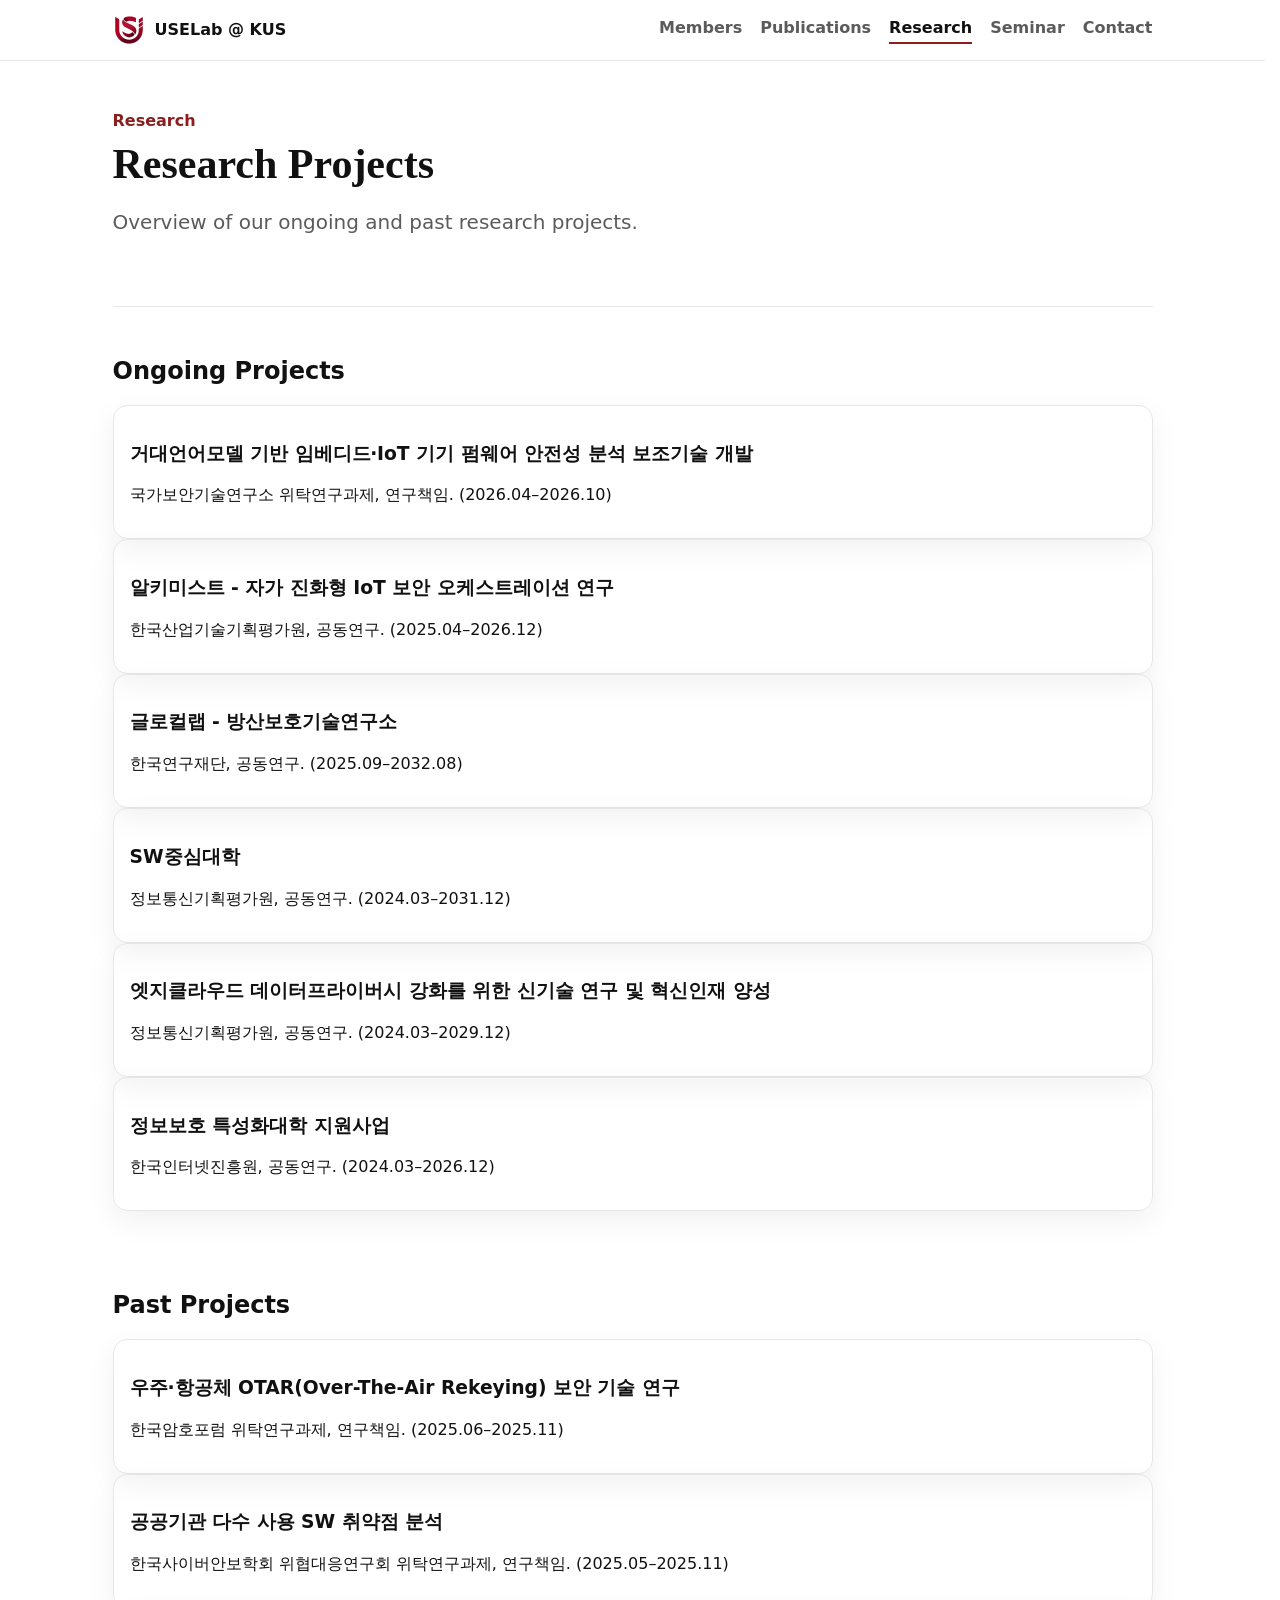
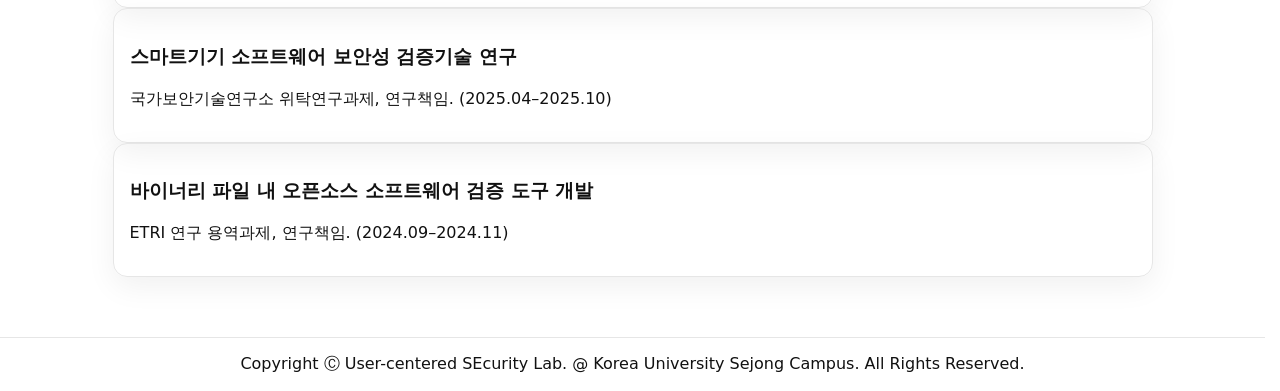
<file: research.html>
<!DOCTYPE html>
<html lang="en" data-theme="stanford">
<head>
  <meta charset="UTF-8">
  <meta name="viewport" content="width=device-width, initial-scale=1">
  <title>USELab — Research</title>
  <link rel="stylesheet" href="style.css">
</head>
<body>

<header class="site-header">
  <div class="container header-row">
    <a class="brand" href="index.html">
      <img src="assets/USE_logo_crimson.png" alt="USELab logo" class="brand-logo" />
      <span>USELab @ KUS</span>
    </a>
    <nav class="nav">
      <a href="members.html">Members</a>
      <a href="publications.html">Publications</a>
      <a class="active" href="research.html">Research</a>
      <a href="seminars.html">Seminar</a>
      <a href="contact.html">Contact</a>
    </nav>
  </div>
</header>

<main class="container">

<section class="hero">
  <div class="kicker">Research</div>
  <h1>Research Projects</h1>
  <p class="lead">
    Overview of our ongoing and past research projects.
  </p>
</section>

<!-- Ongoing -->
<section class="section">
  <h2>Ongoing Projects</h2>

<div class="card">
    <h3>거대언어모델 기반 임베디드‧IoT 기기 펌웨어 안전성 분석 보조기술 개발</h3>
    <p>
      국가보안기술연구소 위탁연구과제, 연구책임.
      (2026.04–2026.10)
    </p>
  </div>
 
<div class="card">
    <h3>알키미스트 - 자가 진화형 IoT 보안 오케스트레이션 연구</h3>
    <p>
      한국산업기술기획평가원, 공동연구.
      (2025.04–2026.12)
    </p>
  </div>

  
  <div class="card">
    <h3>글로컬랩 - 방산보호기술연구소</h3>
    <p>
      한국연구재단, 공동연구.
      (2025.09–2032.08)
    </p>
  </div>

  <div class="card">
    <h3>SW중심대학</h3>
    <p>
      정보통신기획평가원, 공동연구.
      (2024.03–2031.12)
    </p>
  </div>
  
  <div class="card">
    <h3>엣지클라우드 데이터프라이버시 강화를 위한 신기술 연구 및 혁신인재 양성</h3>
    <p>
      정보통신기획평가원, 공동연구.
      (2024.03–2029.12)
    </p>
  </div>

  <div class="card">
    <h3>정보보호 특성화대학 지원사업</h3>
    <p>
      한국인터넷진흥원, 공동연구.
      (2024.03–2026.12)
    </p>
  </div>

</section>

<!-- Past -->
<section class="section">
  <h2>Past Projects</h2>

  <div class="card">
    <h3>우주·항공체 OTAR(Over-The-Air Rekeying) 보안 기술 연구</h3>
    <p>
      한국암호포럼 위탁연구과제, 연구책임.
      (2025.06–2025.11)
    </p>
  </div>  
  
  <div class="card">
    <h3>공공기관 다수 사용 SW 취약점 분석</h3>
    <p>
      한국사이버안보학회 위협대응연구회 위탁연구과제, 연구책임.
      (2025.05–2025.11)
    </p>
  </div>

  <div class="card">
    <h3>스마트기기 소프트웨어 보안성 검증기술 연구</h3>
    <p>
      국가보안기술연구소 위탁연구과제, 연구책임.
      (2025.04–2025.10)
    </p>
  </div>

  <div class="card">
    <h3>바이너리 파일 내 오픈소스 소프트웨어 검증 도구 개발</h3>
    <p>
      ETRI 연구 용역과제, 연구책임.
      (2024.09–2024.11)
    </p>
  </div>

</section>

</main>

<footer class="site-footer">
  <div class="container footer-row">
    <div style="width: 100%; text-align: center;">Copyright Ⓒ User-centered SEcurity Lab. @ Korea University Sejong Campus. All Rights Reserved.</div>
  </div>
</footer>

<script>
  document.getElementById("y").textContent = new Date().getFullYear();
</script>

</body>
</html>
</file>
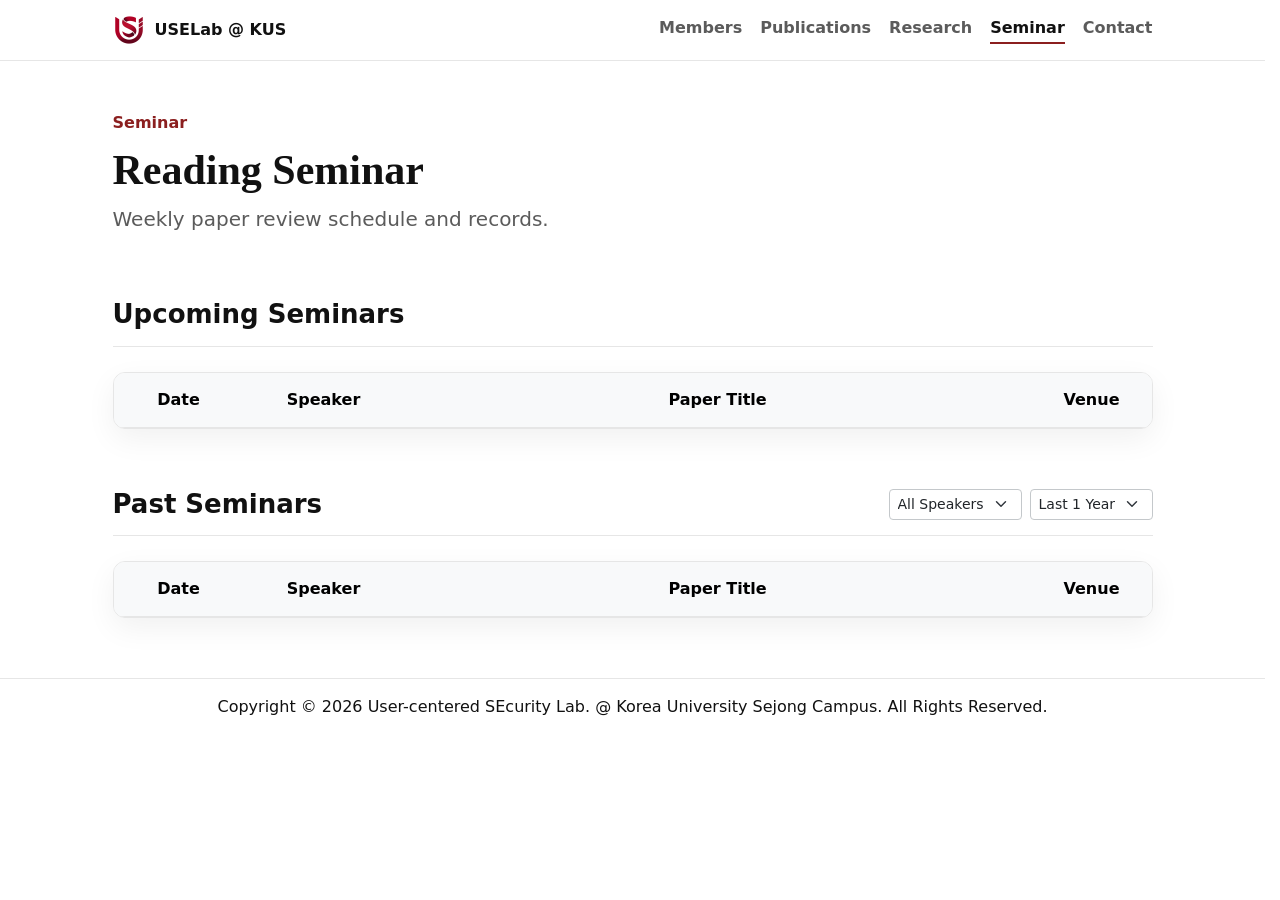
<file: seminars.html>
<!DOCTYPE html>
<html lang="en" data-theme="stanford">
<head>
  <meta charset="UTF-8">
  <meta name="viewport" content="width=device-width, initial-scale=1">
  <title>Reading Seminar — USELab</title>
  
  <!-- Bootstrap 5 CSS -->
  <link href="https://cdn.jsdelivr.net/npm/bootstrap@5.3.0/dist/css/bootstrap.min.css" rel="stylesheet">
  
  <!-- Existing Lab Style (Load after Bootstrap to override defaults if needed) -->
  <link rel="stylesheet" href="style.css">

  <style>
    /* Clean Section Styling */
    .seminar-section {
      margin-bottom: 60px;
    }
    .seminar-header {
      display: flex;
      justify-content: space-between;
      align-items: flex-end;
      border-bottom: 1px solid var(--border);
      padding-bottom: 15px;
      margin-bottom: 25px;
    }
    .seminar-header h2 {
      font-size: 26px;
      font-weight: 700;
      color: var(--text);
      margin: 0;
    }
    .seminar-card {
      background: #fff;
      border: 1px solid var(--border);
      border-radius: 12px;
      box-shadow: var(--shadow);
      overflow: hidden;
    }
    .seminar-card .table {
      margin-bottom: 0;
    }
    .seminar-card thead th {
      background-color: #f8f9fa;
      font-weight: 600;
      border-bottom: 1px solid var(--border);
      padding: 15px;
    }
    /* Form styling to match lab feel */
    .form-label {
      font-weight: 600;
    }
    .hover-highlight {
      --bs-table-accent-bg: var(--bs-table-hover-bg) !important;
    }
    .hero {
      border-bottom: none;
    }

    /* --- Table & Typography Improvements --- */
    .table {
      table-layout: fixed; /* 컬럼 너비 고정 */
    }
    /* Desktop Column Widths */
    .col-date { width: 130px; }
    .col-speaker { width: 160px; }
    .col-venue { width: 120px; }
    /* Title takes remaining space */

    /* Cell Typography */
    .td-date { font-weight: 600; color: var(--muted); font-size: 0.95rem; }
    .td-speaker { font-weight: 700; color: var(--text); }
    .td-title { font-weight: 500; text-align: left !important; line-height: 1.5; }
    .td-venue { font-size: 0.9rem; }

    /* --- Mobile Card View --- */
    @media (max-width: 768px) {
      .seminar-card {
        background: transparent;
        border: none;
        box-shadow: none;
      }
      .seminar-card .table-responsive {
        overflow: visible;
      }
      .seminar-card .table thead { display: none; } /* 헤더 숨김 */
      
      .seminar-card .table tbody, 
      .seminar-card .table tr, 
      .seminar-card .table td { display: block; width: 100%; }
      
      .seminar-card .table tr {
        display: flex;
        flex-direction: column;
        background: #fff;
        border: 1px solid var(--border);
        border-radius: 12px;
        box-shadow: var(--shadow);
        margin-bottom: 20px;
        padding: 20px;
      }
      
      .seminar-card .table td { padding: 4px 0; border: none; text-align: left !important; }
      
      /* Mobile: Hide original date cell (to handle rowspan issues) */
      .td-date { display: none !important; }
      
      /* Mobile: Show date using pseudo-element from data attribute */
      .seminar-card .table tr::before {
        content: attr(data-display-date);
        order: 1;
        font-weight: 600;
        color: #5b5b5b; /* var(--muted) */
        font-size: 0.85rem;
        margin-bottom: 4px;
      }

      .td-speaker { order: 2; font-size: 1.1rem; margin-bottom: 6px; }
      .td-title { order: 3; font-size: 1.15rem; font-weight: 600; margin-bottom: 15px; }
      .td-venue { order: 4; }
      .btn-venue { width: 100%; }
    }
  </style>
</head>
<body>

<!-- HEADER -->
<header class="site-header">
  <div class="container header-row">
    <a class="brand" href="index.html">
      <img src="assets/USE_logo_crimson.png" alt="USELab logo" class="brand-logo" />
      <span>USELab @ KUS</span>
    </a>
    <nav class="nav">
      <a href="members.html">Members</a>
      <a href="publications.html">Publications</a>
      <a href="research.html">Research</a>
      <a href="seminars.html" class="active">Seminar</a>
      <a href="contact.html">Contact</a>
    </nav>
  </div>
</header>

<main class="container">
  
  <section class="hero">
    <div class="kicker">Seminar</div>
    <h1 class="fw-bold">Reading Seminar</h1>
    <p class="lead">Weekly paper review schedule and records.</p>
  </section>

  <!-- SECTION 2: Upcoming Seminars -->
  <section id="upcoming-seminars" class="seminar-section">
    <div class="seminar-header">
      <h2>Upcoming Seminars</h2>
    </div>
    <div class="seminar-card">
      <div class="table-responsive">
        <table class="table table-hover align-middle">
          <thead>
          <tr>
            <th class="col-date text-center">Date</th>
            <th class="col-speaker text-center">Speaker</th>
            <th class="text-center">Paper Title</th>
            <th class="col-venue text-center">Venue</th>
          </tr>
        </thead>
        <tbody id="upcoming-body">
          <!-- JS가 여기에 내용을 채움 -->
        </tbody>
        </table>
        <div id="no-upcoming" class="text-center text-muted p-4" style="display:none;">No upcoming seminars scheduled.</div>
      </div>
    </div>
  </section>

  <!-- SECTION 3: Past Seminars -->
  <section id="past-seminars" class="seminar-section">
    <div class="seminar-header">
      <h2>Past Seminars</h2>
      <div class="d-flex align-items-center gap-2">
        <select id="speaker-filter" class="form-select form-select-sm w-auto border-secondary-subtle">
          <option value="all" selected>All Speakers</option>
        </select>
        <select id="past-filter" class="form-select form-select-sm w-auto border-secondary-subtle">
          <option value="1year" selected>Last 1 Year</option>
          <option value="all">All Time</option>
        </select>
      </div>
    </div>

    <div class="seminar-card">
      <div class="table-responsive">
        <table class="table table-hover align-middle">
          <thead>
          <tr>
            <th class="col-date text-center">Date</th>
            <th class="col-speaker text-center">Speaker</th>
            <th class="text-center">Paper Title</th>
            <th class="col-venue text-center">Venue</th>
          </tr>
        </thead>
        <tbody id="past-body">
          <!-- JS가 여기에 내용을 채움 -->
        </tbody>
        </table>
      </div>
    </div>
  </section>

</main>

<!-- FOOTER (Copied from index.html) -->
<footer class="site-footer">
  <div class="container footer-row">
    <div style="width: 100%; text-align: center;">Copyright © <span id="y"></span> User-centered SEcurity Lab. @ Korea University Sejong Campus. All Rights Reserved.</div>
  </div>
</footer>

<!-- Bootstrap JS -->
<script src="https://cdn.jsdelivr.net/npm/bootstrap@5.3.0/dist/js/bootstrap.bundle.min.js"></script>

<script>
  // Footer Year
  document.getElementById("y").textContent = new Date().getFullYear();

  // Google Sheet CSV URL
  const SHEET_URL = "https://docs.google.com/spreadsheets/d/1FItOh2hwIOzd0Vz0JEZKigF8MWXJugyMOWSJYx7svMw/export?format=csv";

  // Store data globally for filtering
  let storedSeminars = [];

  // Load Data on Startup
  document.addEventListener('DOMContentLoaded', loadSeminars);
  
  // Filter Event Listener
  document.getElementById('past-filter').addEventListener('change', () => {
    renderSeminarList(storedSeminars);
  });
  
  document.getElementById('speaker-filter').addEventListener('change', () => {
    renderSeminarList(storedSeminars);
  });

  // Hover effect for rowspan date cells
  document.addEventListener('mouseover', (e) => {
    const tr = e.target.closest('tr');
    if (!tr || !tr.dataset.date || !tr.dataset.section) return;
    const dateCell = document.getElementById(`date-cell-${tr.dataset.section}-${tr.dataset.date}`);
    if (dateCell) dateCell.classList.add('hover-highlight');
  });

  document.addEventListener('mouseout', (e) => {
    const tr = e.target.closest('tr');
    if (!tr || !tr.dataset.date || !tr.dataset.section) return;
    if (e.relatedTarget && tr.contains(e.relatedTarget)) return; // Prevent flicker when moving inside row
    const dateCell = document.getElementById(`date-cell-${tr.dataset.section}-${tr.dataset.date}`);
    if (dateCell) dateCell.classList.remove('hover-highlight');
  });

  async function loadSeminars() {
    try {
      const response = await fetch(SHEET_URL);
      const csvText = await response.text();

      storedSeminars = parseCSV(csvText);

      updateYearFilter(storedSeminars);
      updateSpeakerFilter(storedSeminars);
      renderSeminarList(storedSeminars);
    } catch (err) {
      console.error("Failed to load seminar data", err);
    }
  }

  function parseCSV(text) {
    const rows = [];
    let currentRow = [];
    let currentVal = "";
    let insideQuotes = false;

    // Normalize line breaks
    text = text.replace(/\r\n/g, "\n").replace(/\r/g, "\n");

    for (let i = 0; i < text.length; i++) {
      const char = text[i];
      const nextChar = text[i + 1];

      if (char === '"') {
        if (insideQuotes && nextChar === '"') {
          currentVal += '"';
          i++;
        } else {
          insideQuotes = !insideQuotes;
        }
      } else if (char === ',' && !insideQuotes) {
        currentRow.push(currentVal);
        currentVal = "";
      } else if (char === '\n' && !insideQuotes) {
        currentRow.push(currentVal);
        rows.push(currentRow);
        currentRow = [];
        currentVal = "";
      } else {
        currentVal += char;
      }
    }
    if (currentVal || currentRow.length > 0) {
      currentRow.push(currentVal);
      rows.push(currentRow);
    }

    const seminars = [];

    // Start from 1 to skip header
    for (let i = 1; i < rows.length; i++) {
      const cols = rows[i];
      const dateStr = sanitize(cols[0]);
      
      // Date 컬럼에서 'dodge' 또는 'retired' 키워드 확인
      if (dateStr.toLowerCase() === 'dodge' || dateStr.toLowerCase() === 'retired') {
        continue;
      }

      seminars.push({
        date: dateStr,
        speaker: sanitize(cols[1]),
        title: sanitize(cols[2]),
        venue: sanitize(cols[3])
      });
    }

    return seminars;
  }

  // 기본 데이터 정제 (공백 제거 및 문자열 변환)
  function sanitize(str) {
    if (!str) return "";
    return String(str).trim();
  }

  function updateYearFilter(seminars) {
    const filterSelect = document.getElementById('past-filter');
    // Keep first two options (Last 1 Year, All Time)
    filterSelect.length = 2;

    const years = new Set();
    const today = new Date();
    today.setHours(0,0,0,0);

    seminars.forEach(s => {
      if (!s.date) return;
      const parts = s.date.split('-');
      const sDate = new Date(parts[0], parts[1]-1, parts[2]);
      if (sDate < today) {
        years.add(parts[0]);
      }
    });

    const sortedYears = Array.from(years).sort().reverse();
    sortedYears.forEach(year => {
      const option = document.createElement('option');
      option.value = year;
      option.textContent = year;
      filterSelect.appendChild(option);
    });
  }

  function updateSpeakerFilter(seminars) {
    const speakerSelect = document.getElementById('speaker-filter');
    // Keep first option
    speakerSelect.length = 1;

    const speakers = new Set();
    seminars.forEach(s => {
      if (!s.speaker) return;
      s.speaker.split(',').forEach(n => {
        const name = n.trim();
        if (name && name !== '-') speakers.add(name);
      });
    });

    const sortedSpeakers = Array.from(speakers).sort();
    sortedSpeakers.forEach(name => {
      const option = document.createElement('option');
      option.value = name;
      option.textContent = name;
      speakerSelect.appendChild(option);
    });
  }

  function renderSeminarList(seminars) {
    const upcomingBody = document.getElementById("upcoming-body");
    const pastBody = document.getElementById("past-body");
    const noUpcomingMsg = document.getElementById("no-upcoming");
    const filterValue = document.getElementById("past-filter").value;
    const speakerValue = document.getElementById("speaker-filter").value;
    
    upcomingBody.innerHTML = "";
    pastBody.innerHTML = "";

    // 오늘 날짜 기준 (시간 초기화)
    const today = new Date();
    today.setHours(0, 0, 0, 0);

    // 1년 전 날짜 계산
    const oneYearAgo = new Date(today);
    oneYearAgo.setFullYear(today.getFullYear() - 1);

    // 날짜 파싱 및 분류
    const upcoming = [];
    const past = [];

    seminars.forEach(s => {
      if (!s.date) return;
      // YYYY-MM-DD 문자열을 로컬 날짜로 변환
      const parts = s.date.split('-');
      const sDate = new Date(parts[0], parts[1]-1, parts[2]);
      
      if (sDate < today) {
        // 지난 세미나 필터 로직
        let matchSpeaker = true;
        if (speakerValue !== 'all') {
          const speakers = s.speaker ? s.speaker.split(',').map(n => n.trim()) : [];
          if (!speakers.includes(speakerValue)) matchSpeaker = false;
        }

        if (matchSpeaker) {
          if (filterValue === "1year") {
          if (sDate >= oneYearAgo) past.push(s);
          } else if (filterValue === "all") {
          past.push(s); // Show All
          } else {
          // 특정 연도
          if (parts[0] === filterValue) past.push(s);
          }
        }
      } else {
        upcoming.push(s);
      }
    });

    // 정렬: 다가오는 세미나는 날짜 오름차순 (가까운 순), 지난 세미나는 내림차순 (최신 순)
    upcoming.sort((a, b) => new Date(a.date) - new Date(b.date));
    past.sort((a, b) => new Date(b.date) - new Date(a.date));

    // 렌더링 헬퍼 함수 (Rowspan 복구 + 모바일 호환)
    const renderTableRows = (tbody, list, sectionId) => {
      tbody.innerHTML = "";
      for (let i = 0; i < list.length; i++) {
        const s = list[i];
        const tr = document.createElement("tr");
        
        // 호버 효과 및 모바일 표시를 위한 데이터 속성
        tr.dataset.date = s.date;
        tr.dataset.displayDate = s.date.replace(/-/g, '.'); // 모바일용 표시 날짜
        tr.dataset.section = sectionId;

        // Date Cell (Rowspan logic)
        const prevDate = (i > 0) ? list[i-1].date : null;
        if (s.date !== prevDate) {
          let span = 1;
          for (let j = i + 1; j < list.length; j++) {
            if (list[j].date === s.date) span++;
            else break;
          }
          const dateTd = document.createElement("td");
          dateTd.className = "td-date text-center";
          dateTd.textContent = s.date.replace(/-/g, '.');
          dateTd.id = `date-cell-${sectionId}-${s.date}`;
          if (span > 1) dateTd.rowSpan = span;
          tr.appendChild(dateTd);
        }

        const speakerTd = document.createElement("td");
        speakerTd.className = "td-speaker text-center";
        speakerTd.textContent = s.speaker || "-";
        tr.appendChild(speakerTd);

        const title = document.createElement("td");
        title.className = "td-title";
        title.textContent = s.title;
        tr.appendChild(title);

        const venueTd = document.createElement("td");
        venueTd.className = "td-venue text-center";
        
        // URL 감지하여 버튼으로 변환
        if (s.venue && (s.venue.startsWith('http://') || s.venue.startsWith('https://'))) {
          const a = document.createElement('a');
          a.href = s.venue;
          a.target = "_blank";
          a.className = "btn btn-sm btn-outline-primary btn-venue";
          a.textContent = "Paper Link";
          venueTd.appendChild(a);
        } else {
          venueTd.textContent = s.venue || "-";
        }
        tr.appendChild(venueTd);

        tbody.appendChild(tr);
      }
    };

    if (upcoming.length === 0) {
      noUpcomingMsg.style.display = "block";
    } else {
      noUpcomingMsg.style.display = "none";
      renderTableRows(upcomingBody, upcoming, 'upcoming');
    }

    renderTableRows(pastBody, past, 'past');
  }
</script>

</body>
</html>
</file>
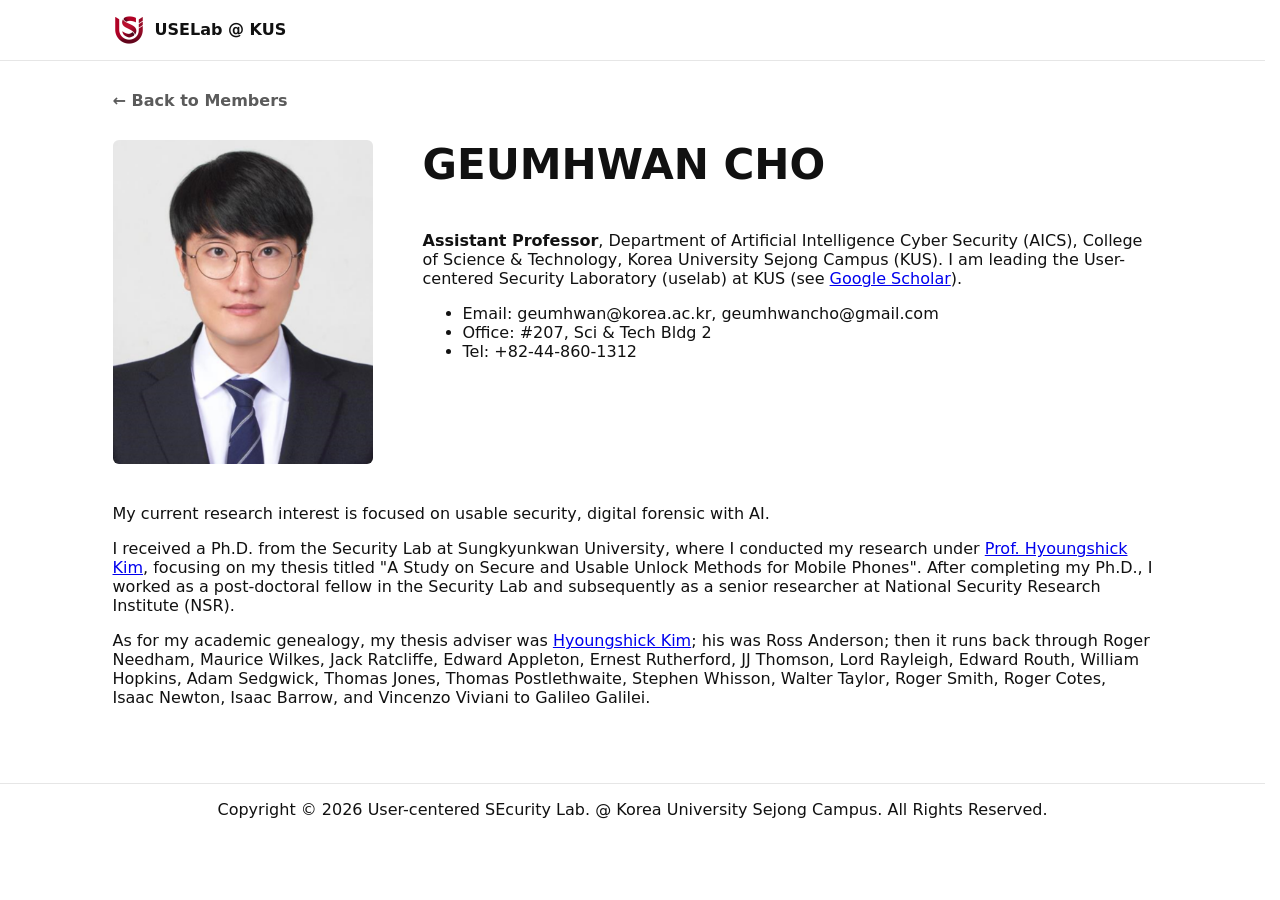
<file: members/cho.html>
<!DOCTYPE html>
<html lang="en" data-theme="stanford">
<head>
  <meta charset="UTF-8">
  <meta name="viewport" content="width=device-width, initial-scale=1">
  <title>Geumhwan Cho — USELab</title>
  <link rel="stylesheet" href="../style.css">
</head>
<body>

<header class="site-header">
  <div class="container header-row">
    <a class="brand" href="../index.html">
      <img src="../assets/USE_logo_crimson.png" alt="USELab logo" class="brand-logo" />
      <span>USELab @ KUS</span>
    </a>
  </div>
</header>

<main class="container">

<section class="section">

  <a href="../members.html" class="back-link">← Back to Members</a>

  <div class="professor-card" style="margin-top:30px;">
    <img src="images/cho.png" alt="Geumhwan Cho">

    <div class="prof-info">
      <h3>GEUMHWAN CHO</h3>

      <p>
        <strong>Assistant Professor</strong>, Department of Artificial Intelligence Cyber Security (AICS),
        College of Science & Technology, Korea University Sejong Campus (KUS).
        I am leading the User-centered Security Laboratory (uselab) at KUS
        (see <a href="https://scholar.google.com/citations?user=rWU956cAAAAJ&hl=ko&oi=ao" target="_blank">Google Scholar</a>).
      </p>

      <ul>
        <li>Email: geumhwan@korea.ac.kr, geumhwancho@gmail.com</li>
        <li>Office: #207, Sci & Tech Bldg 2</li>
        <li>Tel: +82-44-860-1312</li>
      </ul>
    </div>
  </div>

  <!-- 연구 관심 -->
  <div style="margin-top:40px;">
    <p>
      My current research interest is focused on usable security,
      digital forensic with AI.
    </p>

    <p>
      I received a Ph.D. from the Security Lab at Sungkyunkwan University,
      where I conducted my research under
      <a href="https://seclab.skku.edu/people/hyoungshick-kim/" target="_blank">Prof. Hyoungshick Kim</a>,
      focusing on my thesis titled
      "A Study on Secure and Usable Unlock Methods for Mobile Phones".
      After completing my Ph.D., I worked as a post-doctoral fellow
      in the Security Lab and subsequently as a senior researcher
      at National Security Research Institute (NSR).
    </p>

    <p>
      As for my academic genealogy, my thesis adviser was
      <a href="https://seclab.skku.edu/people/hyoungshick-kim/" target="_blank">Hyoungshick Kim</a>;
      his was Ross Anderson; then it runs back through
      Roger Needham, Maurice Wilkes, Jack Ratcliffe,
      Edward Appleton, Ernest Rutherford, JJ Thomson,
      Lord Rayleigh, Edward Routh, William Hopkins,
      Adam Sedgwick, Thomas Jones, Thomas Postlethwaite,
      Stephen Whisson, Walter Taylor, Roger Smith,
      Roger Cotes, Isaac Newton, Isaac Barrow,
      and Vincenzo Viviani to Galileo Galilei.
    </p>
  </div>

</section>

</main>

<footer class="site-footer">
  <div class="container footer-row">
    <div style="width: 100%; text-align: center;">Copyright © <span id="y"></span> User-centered SEcurity Lab. @ Korea University Sejong Campus. All Rights Reserved.</div>
  </div>
</footer>


<script>
  document.getElementById("y").textContent = new Date().getFullYear();
</script>

</body>
</html>
</file>
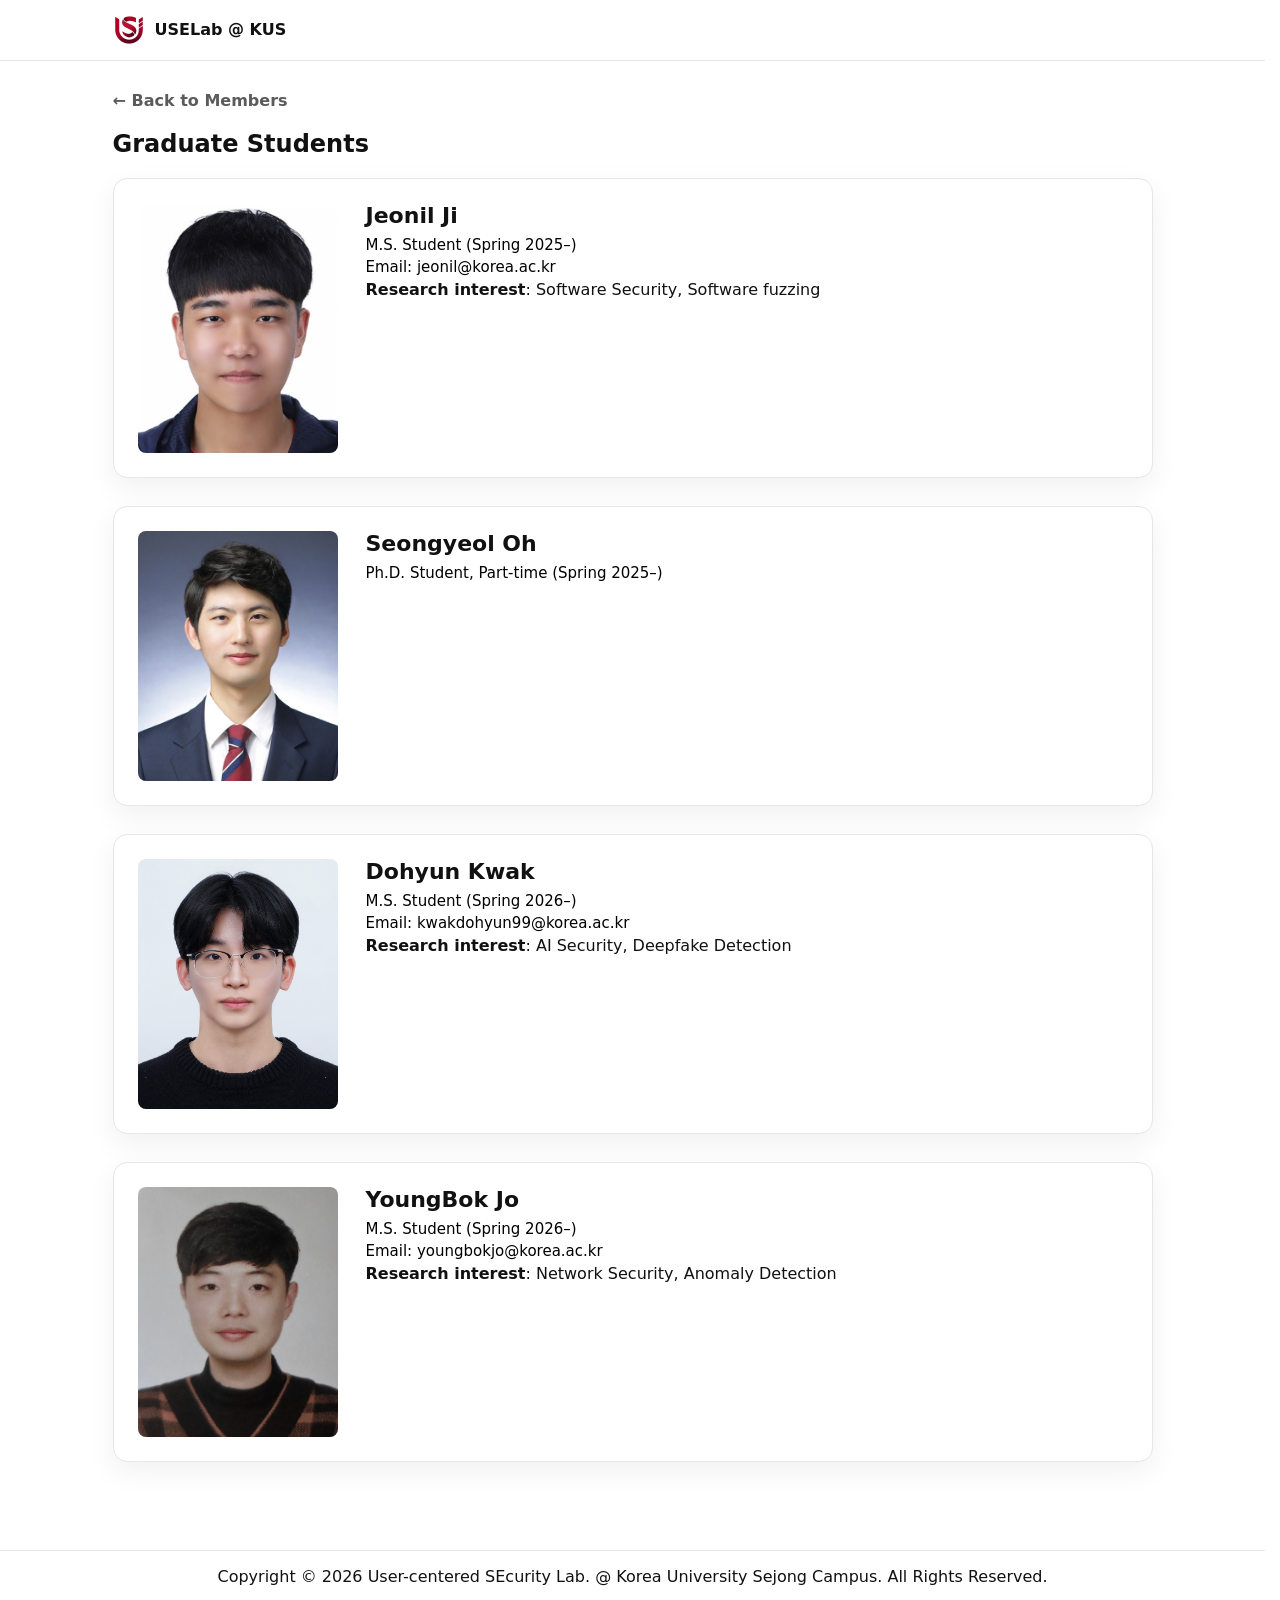
<file: members/grad.html>
<!DOCTYPE html>
<html lang="en" data-theme="stanford">
<head>
  <meta charset="UTF-8">
  <meta name="viewport" content="width=device-width, initial-scale=1">
  <title>Graduate Students — USELab</title>
  <link rel="stylesheet" href="../style.css">
</head>
<body>

<header class="site-header">
  <div class="container header-row">
    <a class="brand" href="../index.html">
      <img src="../assets/USE_logo_crimson.png" alt="USELab logo" class="brand-logo" />
      <span>USELab @ KUS</span>
    </a>
  </div>
</header>

<main class="container">

<section class="section">

  <a href="../members.html" class="back-link">← Back to Members</a>

  <h2 class="member-title">Graduate Students</h2>

  <div class="member-card-vertical">
    <img src="images/jeonil.png" alt="Jeonil Ji">
    <div>
      <h3>Jeonil Ji</h3>
      <p class="member-status">M.S. Student (Spring 2025–)</p>
      <p class="member-email">Email: jeonil@korea.ac.kr</p>
      <p><strong>Research interest</strong>: Software Security, Software fuzzing</p>
    </div>
  </div>

  <div class="member-card-vertical">
    <img src="images/seongyeol.jpg" alt="Seongyeol Oh">
    <div>
      <h3>Seongyeol Oh</h3>
      <p class="member-status">Ph.D. Student, Part-time (Spring 2025–)</p>
      <!---
      <p class="member-email">Email: XXXXX@korea.ac.kr</p>
      -->
    </div>
  </div>

  <div class="member-card-vertical">
    <img src="images/dohyun.png" alt="Dohyun Kwak">
    <div>
      <h3>Dohyun Kwak</h3>
      <p class="member-status">M.S. Student (Spring 2026–)</p>
      <p class="member-email">Email: kwakdohyun99@korea.ac.kr</p>
      <p><strong>Research interest</strong>: AI Security, Deepfake Detection</p>
    </div>
  </div>

  <div class="member-card-vertical">
    <img src="images/youngbok.png" alt="YoungBok Jo">
    <div>
      <h3>YoungBok Jo</h3>
      <p class="member-status">M.S. Student (Spring 2026–)</p>
      <p class="member-email">Email: youngbokjo@korea.ac.kr</p>
      <p><strong>Research interest</strong>: Network Security, Anomaly Detection</p>
    </div>
  </div>
  
</section>
  
<!-- <section class="section">

  <!-- 뒤로가기 -->
  <!-- <a href="../members.html" class="back-link">← Back to Members</a> -->

  <!-- <div class="professor-card" style="margin-top:30px;"> -->
    
    <!-- 왼쪽 사진 -->
    <!-- <img src="images/dohyun.png" alt="Dohyun Kwak"> -->

    <!-- 오른쪽 정보 -->
    <!-- <div class="prof-info">
      <h3>Dohyun Kwak</h3>

      <p>
        I am a Master’s student in the Department of Cyber Security,  
        Korea University.
      </p>

      <ul>
        <li>Email: XXXXX@korea.ac.kr</li>
        <li>Office: #510 @ Research and Business Cooperation Bldg</li>
      </ul>
    </div>

  </div> -->

  <!-- 추가 설명 영역 (선택) -->
  <!-- <div style="margin-top:40px;">
    <p>
      Research interests include <strong>AI security, Deepfake detection</strong>.
    </p>
  </div>

</section> -->

</main>

<footer class="site-footer">
  <div class="container footer-row">
    <div style="width: 100%; text-align: center;">Copyright © <span id="y"></span> User-centered SEcurity Lab. @ Korea University Sejong Campus. All Rights Reserved.</div>
  </div>
</footer>


<script>
  document.getElementById("y").textContent = new Date().getFullYear();
</script>

</body>
</html>
</file>
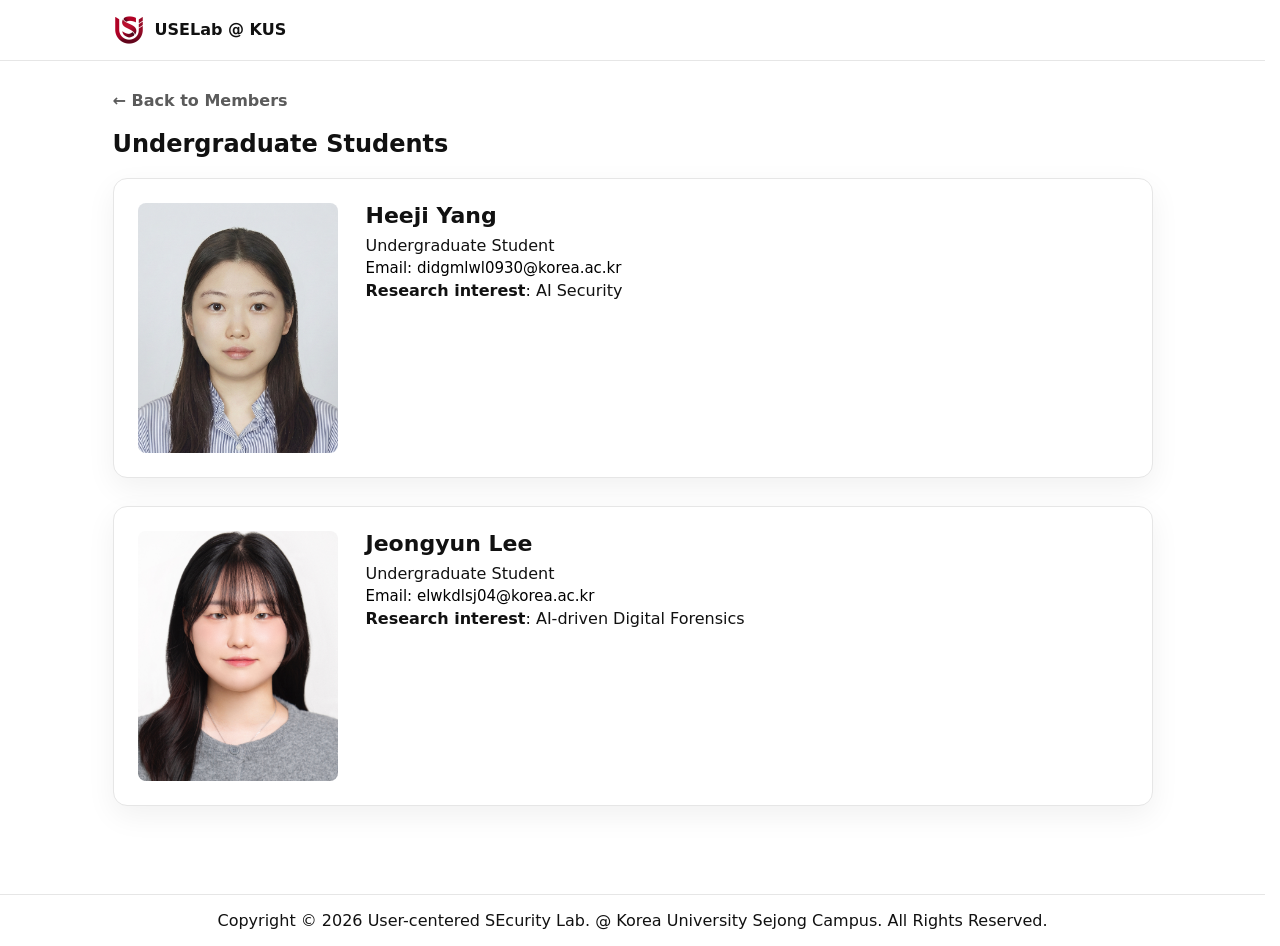
<file: members/undergrad.html>
<!DOCTYPE html>
<html lang="en" data-theme="stanford">
<head>
  <meta charset="UTF-8">
  <meta name="viewport" content="width=device-width, initial-scale=1">
  <title>Undergraduate Students — USELab</title>
  <link rel="stylesheet" href="../style.css">
  <style>
    .member-card-vertical img {
      width: 200px;
      height: 250px;
      object-fit: cover;
    }
  </style>
</head>
<body>

<header class="site-header">
  <div class="container header-row">
    <a class="brand" href="../index.html">
      <img src="../assets/USE_logo_crimson.png" alt="USELab logo" class="brand-logo" />
      <span>USELab @ KUS</span>
    </a>
  </div>
</header>

<main class="container">

<section class="section">

  <a href="../members.html" class="back-link">← Back to Members</a>

  <h2 class="member-title">Undergraduate Students</h2>

  <div class="member-card-vertical">
    <img src="images/heeji.png" alt="Heeji Yang">
    <div>
      <h3>Heeji Yang</h3>
      <p>Undergraduate Student</p>
      <p class="member-email">Email: didgmlwl0930@korea.ac.kr</p>
      <p><strong>Research interest</strong>: AI Security</p>
    </div>
  </div>

  <div class="member-card-vertical">
    <img src="images/jeongyun.jpg" alt="Jeongyun Lee">
    <div>
      <h3>Jeongyun Lee</h3>
      <p>Undergraduate Student</p>
      <p class="member-email">Email: elwkdlsj04@korea.ac.kr</p>
      <p><strong>Research interest</strong>: AI-driven Digital Forensics</p>
    </div>
  </div>

</section>


</main>

<footer class="site-footer">
  <div class="container footer-row">
    <div style="width: 100%; text-align: center;">Copyright © <span id="y"></span> User-centered SEcurity Lab. @ Korea University Sejong Campus. All Rights Reserved.</div>
  </div>
</footer>

<script>
  document.getElementById("y").textContent = new Date().getFullYear();
</script>

</body>
</html>
</file>
<file: style.css>
:root {
  --bg: #ffffff;
  --text: #111111;
  --muted: #5b5b5b;
  --border: #e6e6e6;
  --card: #ffffff;
  --shadow: 0 10px 30px rgba(0,0,0,0.06);
  --radius: 14px;
  --max: 1040px;
}

html[data-theme="stanford"] {
  --accent: #8b1f1f;
  --accent-weak: rgba(139,31,31,0.10);
  --font-head: ui-serif, Georgia, serif;
  --font-body: system-ui, -apple-system, Segoe UI, Roboto, Arial, sans-serif;
}

html {
  scrollbar-gutter: stable;
}

* { box-sizing: border-box; }

body {
  margin: 0;
  background: var(--bg);
  color: var(--text);
  font-family: var(--font-body);
}

.container {
  width: min(var(--max), calc(100% - 40px));
  margin: 0 auto;
  max-width: none;
  padding-left: 0;
  padding-right: 0;
}

.site-header {
  position: sticky;
  top: 0;
  background: rgba(255,255,255,0.95);
  border-bottom: 1px solid var(--border);
  z-index: 10;
}

.header-row {
  display: flex;
  align-items: center;
  justify-content: space-between;
  gap: 24px;
  padding: 14px 0;
}

.brand {
  text-decoration: none;
  font-weight: 800;
  color: var(--text);
  line-height: 1.2;
  white-space: nowrap;
}

.brand {
  display: flex;
  align-items: center;
  gap: 10px;
}

.brand-logo {
  width: 32px;
  height: 32px;
  object-fit: contain;
  display: block;
}


.nav {
  display: flex;
  align-items: center;
  gap: 18px;
  flex-wrap: wrap;
}

.nav a {
  text-decoration: none;
  color: var(--muted);
  font-weight: 600;
  line-height: 1.2;
  padding: 2px 0 4px;
  border-bottom: 2px solid transparent;
}

.nav a.active {
  color: var(--text);
  border-bottom: 2px solid var(--accent);
}

.hero {
  padding: 50px 0;
  border-bottom: 1px solid var(--border);
}

.kicker {
  color: var(--accent);
  font-weight: 700;
  margin-bottom: 10px;
}

.hero h1 {
  font-family: var(--font-head);
  font-size: 42px;
  margin: 0 0 10px;
}

.lead {
  font-size: 20px;   /* ← 이 숫자 조정 가능 */
  color: var(--muted);
  max-width: 72ch;
  line-height: 1.4;
}

.btn {
  padding: 10px 14px;
  border-radius: 10px;
  border: 1px solid var(--border);
  text-decoration: none;
  font-weight: 700;
  font-size: 18px;          /* ✅ 버튼 글씨 크기 복구 */
  line-height: 1.1;         /* ✅ 버튼 높이 안정 */
  display: inline-flex;     /* ✅ 텍스트 수직 정렬 */
  align-items: center;
  gap: 6px;
}

.btn.primary {
  background: var(--accent);
  color: white;
  border-color: var(--accent);
}

.section { padding: 30px 0; }

.grid {
  display: grid;
  grid-template-columns: repeat(3, 1fr);
  gap: 15px;
}

.card {
  border: 1px solid var(--border);
  padding: 16px;
  border-radius: var(--radius);
  box-shadow: var(--shadow);
}

.contact {
  display: grid;
  grid-template-columns: repeat(3, 1fr);
  gap: 12px;
}

.label {
  font-size: 12px;
  font-weight: 700;
  color: var(--muted);
}

.site-footer {
  border-top: 1px solid var(--border);
  padding: 16px 0;
  margin-top: 30px;
}

/* Publications */

.pub-year {
  font-size: 28px;
  font-family: var(--font-head);
  margin-top: 25px;
}

.pub-list {
  list-style: none !important;   /* 🔥 점 완전 제거 */
  padding: 0;
  margin: 0;
}

.pub-list li {
  display: flex;
  align-items: flex-start;
  margin: 18px 0;
}

/* 왼쪽 번호 영역 */
.pub-left {
  width: 90px;
  flex-shrink: 0;
  display: flex;
  align-items: center;
  gap: 6px;
}

/* 오른쪽 텍스트 영역 */
.pub-content {
  flex: 1;
  line-height: 1.8;
}

/* 번호 */
.pub-no {
  font-weight: 800;
}

/* J / C 원형 */
.pub-type {
  display: inline-flex;
  width: 20px;
  height: 20px;
  border-radius: 50%;
  align-items: center;
  justify-content: center;
  font-size: 11px;
  background: var(--accent-weak);
  color: var(--accent);
}

/* INT / DOM */
.pub-region {
  font-size: 10px;
  font-weight: 700;
  padding: 2px 6px;
  border-radius: 6px;
}

.pub-int {
  background: rgba(0,80,200,0.1);
  color: #1a4fb5;
}

.pub-dom {
  background: rgba(0,130,60,0.1);
  color: #137a3a;
}

.pub-link {
  color: var(--accent);
  font-weight: 700;
  text-decoration: none;
  margin-left: 6px;
}

/* ==============================
   MEMBERS LIST PAGE
============================== */

.member-list {
  list-style: none;
  padding: 0;
  margin: 0;
}

.member-list li {
  margin: 14px 0;
}

.member-list a {
  text-decoration: none;
  font-size: 20px;
  font-weight: 600;
  color: var(--text);
}

.member-list a:hover {
  color: var(--accent);
}

.back-link {
  text-decoration: none;
  font-weight: 600;
  color: var(--muted);
}

.back-link:hover {
  color: var(--accent);
}

.member-card-link {
  text-decoration: none;
  color: inherit;
  display: block;
}


/* ==============================
   PROFESSOR DETAIL PAGE
============================== */

.professor-card {
  display: flex;
  gap: 50px;
  align-items: flex-start;
}

/* 사진 크기 제한 */
.professor-card img {
  width: 260px;          /* ← 원하는 크기 */
  max-width: 100%;
  height: auto;
  border-radius: 6px;
  flex-shrink: 0;        /* 줄어들지 않게 */
}

/* 오른쪽 텍스트 영역 */
.prof-info {
  flex: 1;
}

.prof-info h3 {
  font-size: 42px;
  margin-top: 0;
}

/* ==============================
   MEMBER CARD (Vertical List)
============================== */

.member-card-vertical {
  display: flex;
  gap: 28px;
  padding: 24px;
  border: 1px solid var(--border);
  border-radius: 14px;
  background: #ffffff;
  box-shadow: var(--shadow);
  margin-bottom: 28px;
  transition: transform 0.2s ease, box-shadow 0.2s ease;
}

.member-card-vertical:hover {
  transform: translateY(-4px);
  box-shadow: 0 16px 35px rgba(0,0,0,0.08);
}

.member-card-vertical img {
  width: 150px;
  border-radius: 8px;
  flex-shrink: 0;
}

.member-card-vertical h3 {
  margin: 0 0 8px 0;
  font-size: 22px;
}

.member-card-vertical p {
  margin: 4px 0;
}

.member-email {
  color: #000000;
  font-size: 15px;
}

.member-card-vertical img {
  width: 200px;
  height: 250px;
  object-fit: cover;
}

.member-status {
  color: #000000;
  font-size: 15px;
  margin-bottom: 6px;
}


/* ==============================
   NEWS SECTION
============================== */

.news-list {
  list-style: none;
  padding: 0;
  margin: 0;
}

.news-list li {
  margin: 16px 0;
  padding-bottom: 12px;
  border-bottom: 1px solid var(--border);
}

.news-date {
  font-weight: 700;
  color: var(--accent);
  margin-right: 10px;
}

.news-title {
  font-weight: 500;
}

.btn-small {
  display: inline-block;
  font-size: 12px;          /* ← 뉴스 텍스트 정도 */
  padding: 8px 14px;
  border-radius: 10px;
  border: 1px solid var(--border);
  text-decoration: none;
  color: var(--accent);
  font-weight: 600;
  background: #fff;
  transition: background 0.2s ease, transform 0.2s ease;
}

.btn-small:hover {
  background: var(--accent-weak);
  transform: translateY(-2px);
}
</file>
